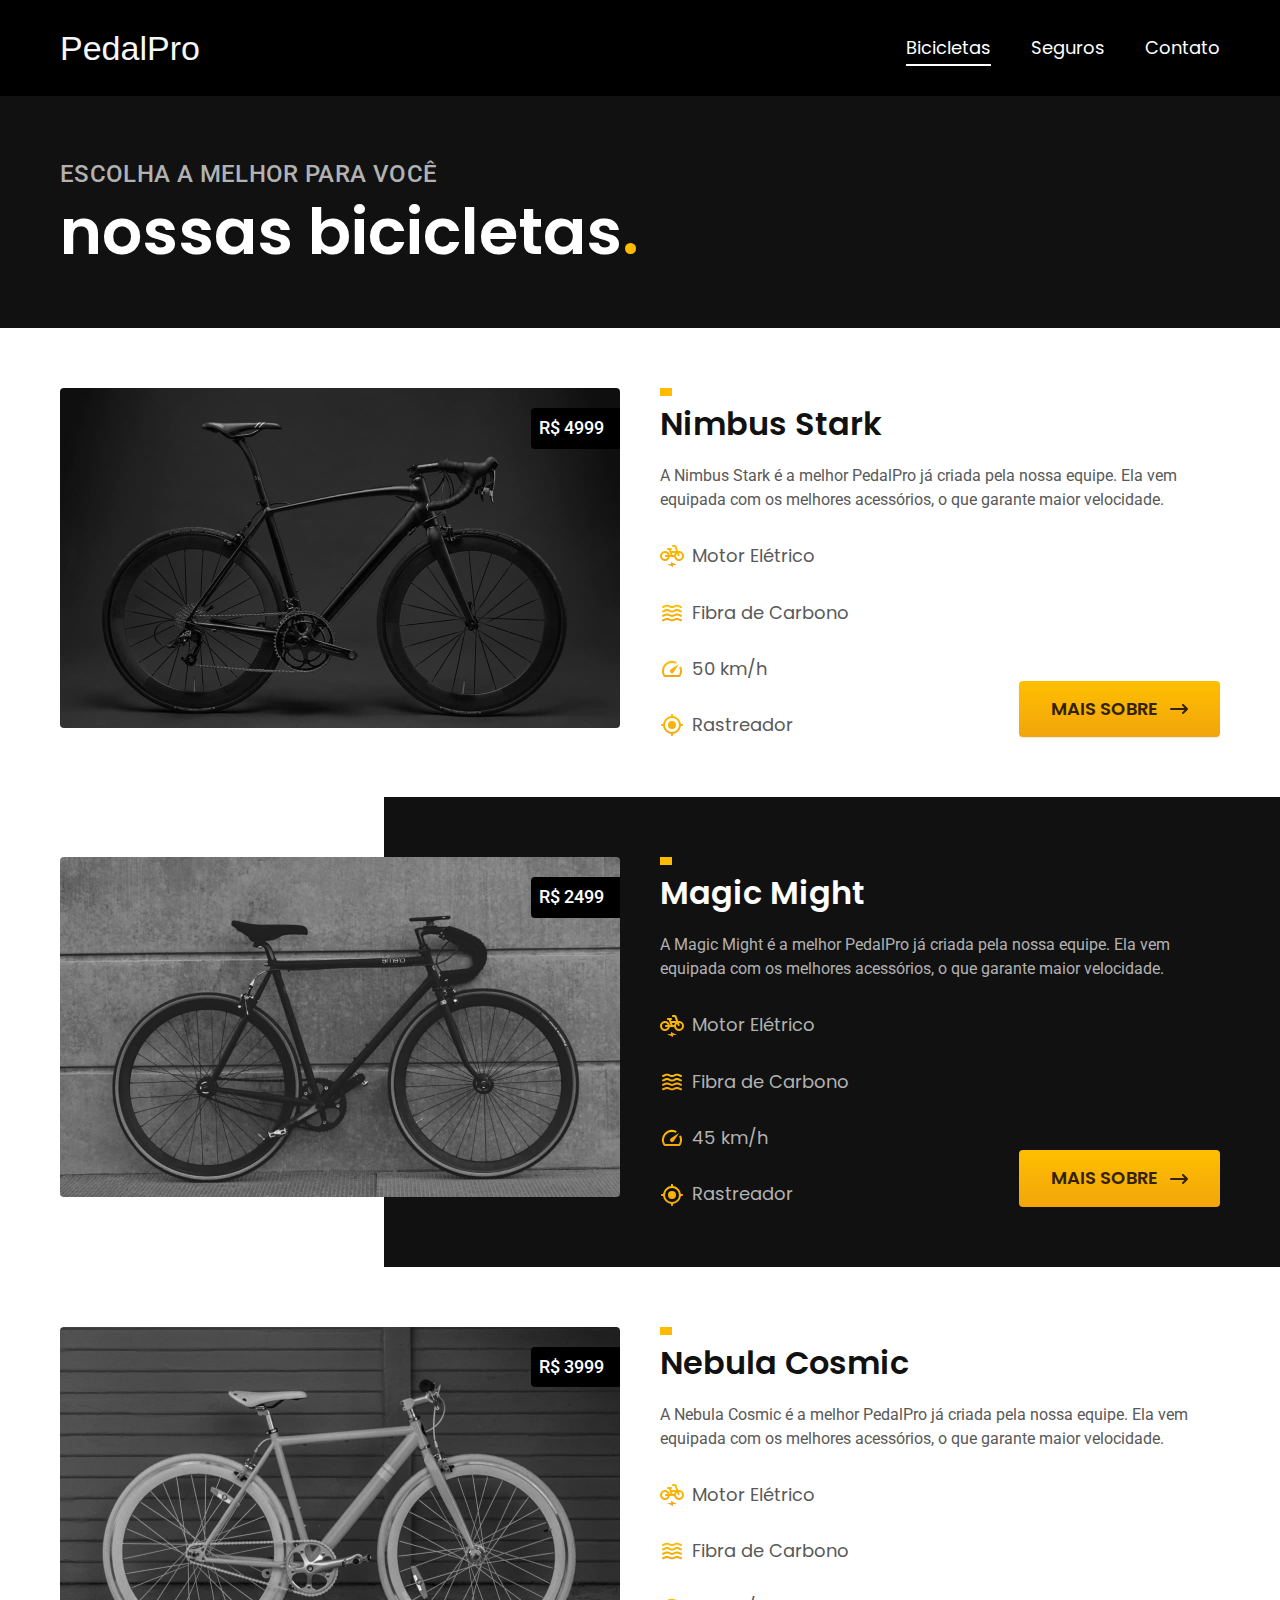
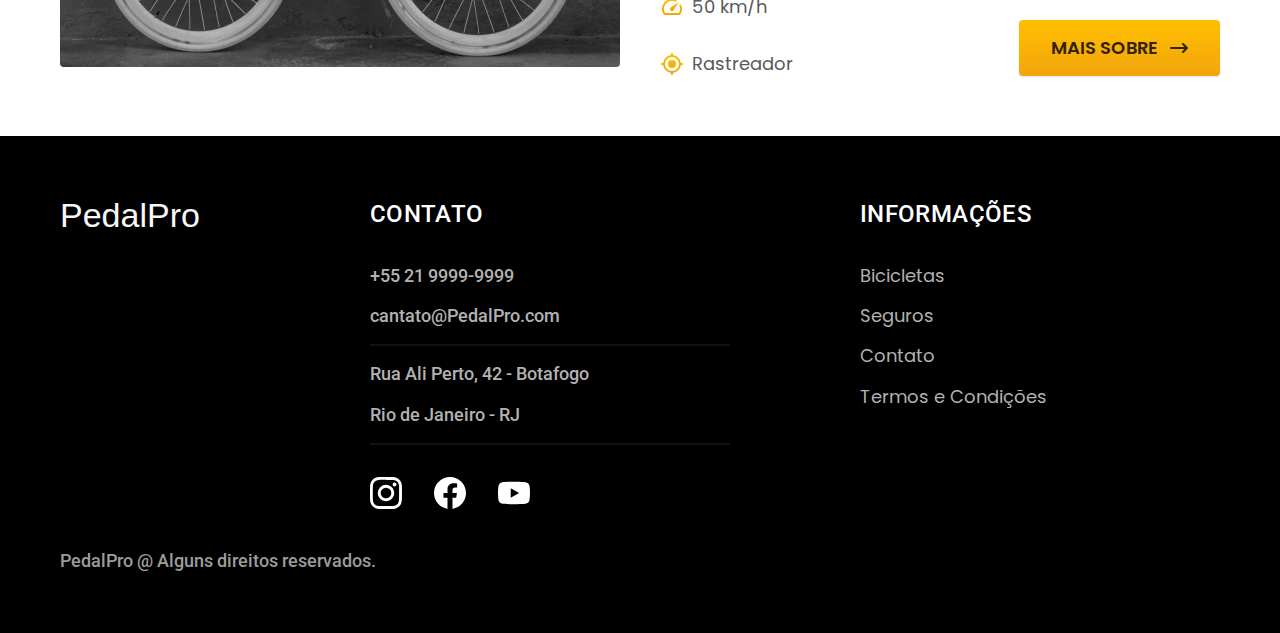
<file: bicicletas.html>
<!DOCTYPE html>
<html lang="pt-br">

<head>
    <meta charset="UTF-8">
    <meta name="viewport" content="width=device-width, initial-scale=1.0">

    <title>Biciletas | PedalPro</title>
    <meta name="description" content="Biciletas">

    <link rel="icon" href="./favicon.svg" type="image/svg+xml">
    <link rel="preload" href="./css/style.min.css" as="style">
    <link rel="stylesheet" href="./css/style.min.css">
    <link rel="preconnect" href="https://fonts.googleapis.com">
    <link rel="preconnect" href="https://fonts.gstatic.com" crossorigin>
    <link href="https://fonts.googleapis.com/css2?family=Merriweather:ital,wght@1,900&family=Poppins:wght@400;600&family=Roboto:wght@500&display=swap" rel="stylesheet">

    <script>document.documentElement.classList.add('js');</script>
</head>

<body id="bicicletas">
    <header class="header-bg">
        <div class="header container">
            <a href="./" style="font-size: 34px;" class="cor-1">PedalPro</a>

            <nav aria-label="primaria">
                <ul class="header-menu font-1-m cor-0">
                    <li><a href="./bicicletas.html">Bicicletas</a></li>
                    <li><a href="./seguros.html">Seguros</a></li>
                    <li><a href="./contato.html">Contato</a></li>
                </ul>
            </nav>
        </div>
    </header>

    <main>
        <div class="titulo-bg">
            <div class="titulo container">
                <p class="font-2-l-b cor-5">Escolha a melhor para você</p>
                <h1 class="font-1-xxl cor-0">nossas bicicletas<span class="cor-p1">.</span></h1>
            </div>
        </div>


        <div class="bicicletas container">
            <div class="bicicletas-imagem">
                <img src="./img/bicicletas/nimbus.jpg" alt="Bicicleta Preta">
                <span class="font-2-m cor-0">R$ 4999</span>
            </div>
            <div class="bicicletas-conteudo">
                <h2 class="font-1-xl">Nimbus Stark</h2>
                <p class="font-2-s cor-8">A Nimbus Stark é a melhor PedalPro já criada pela nossa equipe. Ela vem equipada com os melhores acessórios, o que garante maior velocidade.</p>
                <ul class="font-1-m cor-8">
                    <li><img src="./img/icones/eletrica.svg" alt="">Motor Elétrico</li>
                    <li><img src="./img/icones/carbono.svg" alt="">Fibra de Carbono</li>
                    <li><img src="./img/icones/velocidade.svg" alt="">50 km/h</li>
                    <li><img src="./img/icones/rastreador.svg" alt="">Rastreador</li>
                </ul>
                <a class="botao seta" href="./bicicletas/nimbus.html">Mais Sobre</a>
            </div>
        </div>

        <div class="bicicletas-bg">
            <div class="bicicletas container">
                <div class="bicicletas-imagem">
                    <img src="./img/bicicletas/magic.jpg" alt="Bicicleta Preta">
                    <span class="font-2-m cor-0">R$ 2499</span>
                </div>
                <div class="bicicletas-conteudo">
                    <h2 class="font-1-xl cor-0">Magic Might</h2>
                    <p class="font-2-s cor-5">A Magic Might é a melhor PedalPro já criada pela nossa equipe. Ela vem equipada com os melhores acessórios, o que garante maior velocidade.</p>
                    <ul class="font-1-m cor-5">
                        <li><img src="./img/icones/eletrica.svg" alt="">Motor Elétrico</li>
                        <li><img src="./img/icones/carbono.svg" alt="">Fibra de Carbono</li>
                        <li><img src="./img/icones/velocidade.svg" alt="">45 km/h</li>
                        <li><img src="./img/icones/rastreador.svg" alt="">Rastreador</li>
                    </ul>
                    <a class="botao seta" href="./bicicletas/magic.html">Mais Sobre</a>
                </div>
            </div>
        </div>


        <div class="bicicletas container">
            <div class="bicicletas-imagem">
                <img src="./img/bicicletas/nebula.jpg" alt="Bicicleta Preta">
                <span class="font-2-m cor-0">R$ 3999</span>
            </div>
            <div class="bicicletas-conteudo">
                <h2 class="font-1-xl">Nebula Cosmic</h2>
                <p class="font-2-s cor-8">A Nebula Cosmic é a melhor PedalPro já criada pela nossa equipe. Ela vem equipada com os melhores acessórios, o que garante maior velocidade.</p>
                <ul class="font-1-m cor-8">
                    <li><img src="./img/icones/eletrica.svg" alt="">Motor Elétrico</li>
                    <li><img src="./img/icones/carbono.svg" alt="">Fibra de Carbono</li>
                    <li><img src="./img/icones/velocidade.svg" alt="">50 km/h</li>
                    <li><img src="./img/icones/rastreador.svg" alt="">Rastreador</li>
                </ul>
                <a class="botao seta" href="./bicicletas/nebula.html">Mais Sobre</a>
            </div>
        </div>
    </main>

    <footer class="footer-bg">
        <div class="footer container">
            <a href="./" style="font-size: 34px;" class="cor-1">PedalPro</a>

            <div class="footer-contato">
                <h3 class="font-2-l-b cor-0">Contato</h3>
                <ul class="font-2-m cor-5">
                    <li><a href="tel:+5521999999999">+55 21 9999-9999</a></li>
                    <li><a href="mailto:contato@bikecraft.com">cantato@PedalPro.com</a></li>
                    <li>Rua Ali Perto, 42 - Botafogo</li>
                    <li>Rio de Janeiro - RJ</li>
                </ul>
                <div class="footer-redes">
                    <a href="./">
                        <img src="./img/redes/instagram.svg" alt="Instagram">
                    </a>
                    <a href="./">
                        <img src="./img/redes/facebook.svg" alt="Facebook">
                    </a>
                    <a href="./">
                        <img src="./img/redes/youtube.svg" alt="Youtube">
                    </a>
                </div>
            </div>

            <div class="footer-informacoes">
                <h3 class="font-2-l-b cor-0">Informações</h3>
                <nav>
                    <ul class="font-1-m cor-5">
                        <li><a href="./bicicletas.html">Bicicletas</a></li>
                        <li><a href="./seguros.html">Seguros</a></li>
                        <li><a href="./contato.html">Contato</a></li>
                        <li><a href="./termos.html">Termos e Condições</a></li>

                    </ul>
                </nav>
            </div>
            <p class="footer-copy font-2-m cor-6">PedalPro @ Alguns direitos reservados.</p>
        </div>
    </footer>
    <script src="./js/script.js"></script>
</body>

</html>
</file>
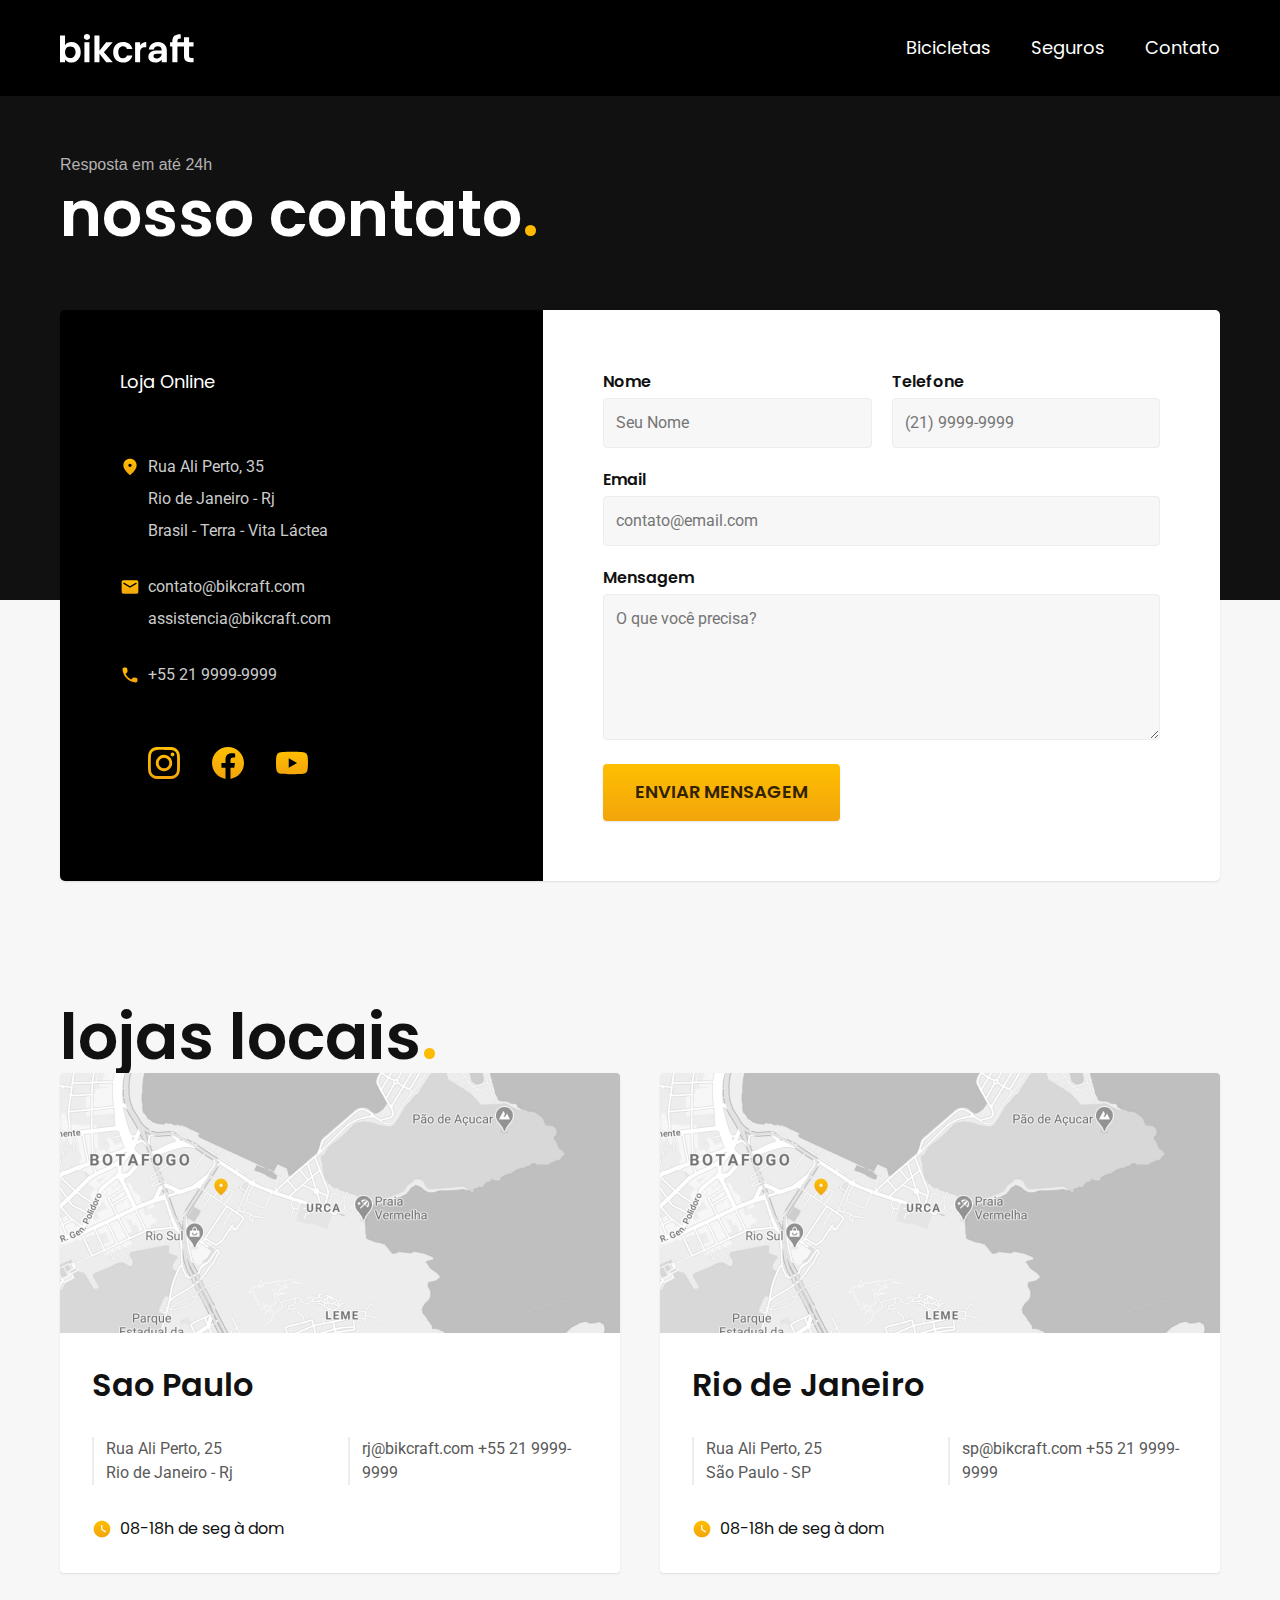
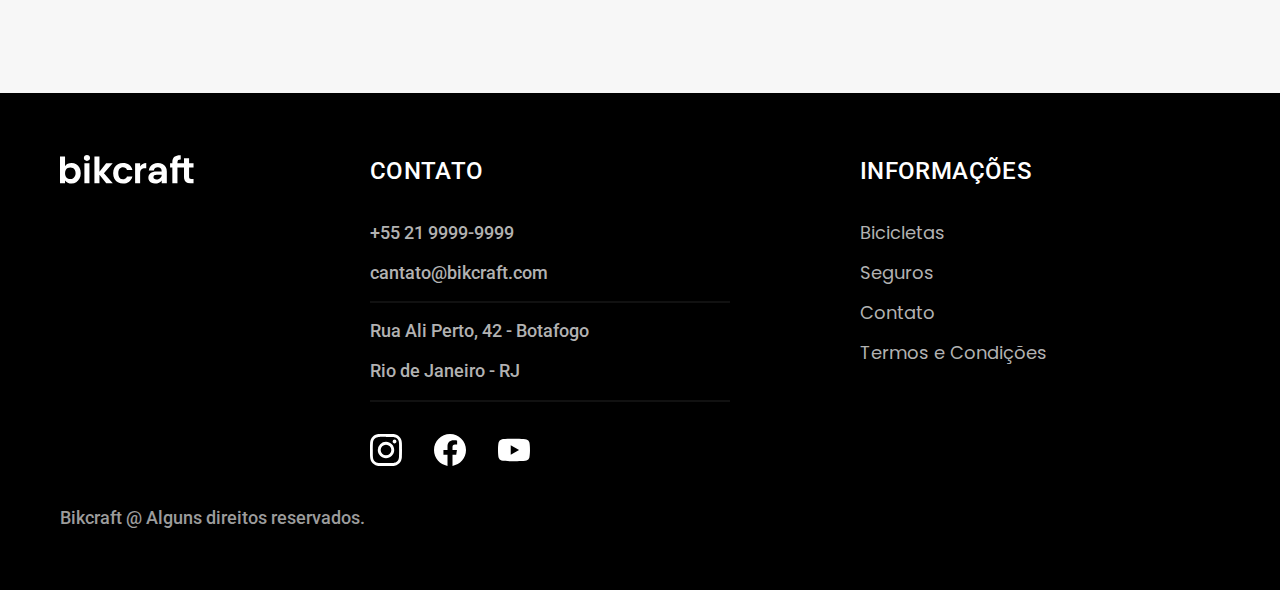
<file: contato.html>
<!DOCTYPE html>
<html lang="pt-br">

<head>
  <meta charset="UTF-8">
  <meta name="viewport" content="width=device-width, initial-scale=1.0">

  <title>Contato | Bikcraft</title>
  <meta name="description" content="Contato">

  <link rel="stylesheet" href="./css/style.css">
  <link rel="preconnect" href="https://fonts.googleapis.com">
  <link rel="preconnect" href="https://fonts.gstatic.com" crossorigin>
  <link href="https://fonts.googleapis.com/css2?family=Merriweather:ital,wght@1,900&family=Poppins:wght@400;600&family=Roboto:wght@500&display=swap" rel="stylesheet">
</head>

<body id="contato">
  <header class="header-bg">
    <div class="header container">
      <a href="./">
        <img src="./img/bikcraft.svg" alt="Bikcraft">
      </a>

      <nav aria-label="primaria">
        <ul class="header-menu font-1-m cor-0">
          <li><a href="./bicicletas.html">Bicicletas</a></li>
          <li><a href="./seguros.html">Seguros</a></li>
          <li><a href="./contato.html">Contato</a></li>
        </ul>
      </nav>
    </div>
  </header>

  <main>
    <div class="titulo-bg">
      <div class="titulo container">
        <p class="font-2-1-b cor-5">Resposta em até 24h</p>
        <h1 class="font-1-xxl cor-0">nosso contato<span class="cor-p1">.</span></h1>
      </div>
    </div>

    <div class="contato container">
      <section class="contato-dados" aria-label="Endereço">
        <h2 class="font-1-m cor-0">Loja Online</h2>
        <div class="contato-endereco font-2-s cor-4">
          <p>Rua Ali Perto, 35</p>
          <p>Rio de Janeiro - Rj</p>
          <p>Brasil - Terra - Vita Láctea</p>
        </div>
        <address class="contato-meios font-2-s cor-4">
          <a href="mailto:contato@bikcraft.com">contato@bikcraft.com</a>
          <a href="mailto:assistencia@bikcraft.com">assistencia@bikcraft.com</a>
          <a href="tel:+5521999999999">+55 21 9999-9999</a>
        </address>
        <div class="contato-redes">
          <a href="./">
            <img src="./img/redes/instagram-p.svg" alt="Instagram">
          </a>
          <a href="./">
            <img src="./img/redes/facebook-p.svg" alt="Facebook">
          </a>
          <a href="./">
            <img src="./img/redes/youtube-p.svg" alt="Youtube">
          </a>
        </div>
      </section>
      <section class="contato-formulario" aria-label="Formulário">
        <form class="form" action="./contato.html">
          <div>
            <label for="nome">Nome</label>
            <input type="text" id="nome" name="nome" placeholder="Seu Nome">
          </div>
          <div>
            <label for="telefone">Telefone</label>
            <input type="text" id="telefone" name="telefone" placeholder="(21) 9999-9999">
          </div>
          <div class="col-2 ">
            <label for="email">Email</label>
            <input type="email" id="email" name="email" placeholder="contato@email.com">
          </div>
          <div class="col-2">
            <label for=" mensagem">Mensagem</label>
            <textarea name="mensagem" id="mensagem" rows="5" placeholder="O que você precisa?"></textarea>
          </div>
          <button class="botao col-2">Enviar Mensagem</button>
        </form>
      </section>
    </div>

  </main>
  <article class="lojas container">
    <h2 class="font-1-xxl">lojas locais<span class="cor-p1">.</span></h2>
    <div class="lojas-item">
      <img src="./img/lojas/rj.jpg" alt="">
      <div class="lojas-conteudo">
        <h3 class="font-1-xl">Sao Paulo</h3>
        <div class="lojas-dados font-2-s cor-8">
          <p>Rua Ali Perto, 25</p>
          <p>Rio de Janeiro - Rj</p>
        </div>
        <div class="lojas-dados font-2-s cor-8">
          <a href="mailto:rj@bikcraft.com">rj@bikcraft.com</a>
          <a href="tel:+5521999999999">+55 21 9999-9999</a>
        </div>
        <p class="lojas-tempo font-1-s"><img src="./img/icones/horario.svg" alt="">08-18h de seg à dom</p>
      </div>
    </div>

    <div class="lojas-item">
      <img src="./img/lojas/rj.jpg" alt="">
      <div class="lojas-conteudo">
        <h3 class="font-1-xl">Rio de Janeiro</h3>
        <div class="lojas-dados font-2-s cor-8">
          <p>Rua Ali Perto, 25</p>
          <p>São Paulo - SP</p>
        </div>
        <div class="lojas-dados font-2-s cor-8">
          <a href="mailto:sp@bikcraft.com">sp@bikcraft.com</a>
          <a href="tel:+5511999999999">+55 21 9999-9999</a>
        </div>
        <p class="lojas-tempo font-1-s"><img src="./img/icones/horario.svg" alt="">08-18h de seg à dom</p>
      </div>
    </div>
  </article>

  <footer class="footer-bg">
    <div class="footer container">
      <img src="./img/bikcraft.svg" alt="Bikcraft">
      <div class="footer-contato">
        <h3 class="font-2-l-b cor-0">Contato</h3>
        <ul class="font-2-m cor-5">
          <li><a href="tel:+5521999999999">+55 21 9999-9999</a></li>
          <li><a href="mailto:contato@bikecraft.com">cantato@bikcraft.com</a></li>
          <li>Rua Ali Perto, 42 - Botafogo</li>
          <li>Rio de Janeiro - RJ</li>
        </ul>
        <div class="footer-redes">
          <a href="./">
            <img src="./img/redes/instagram.svg" alt="Instagram">
          </a>
          <a href="./">
            <img src="./img/redes/facebook.svg" alt="Facebook">
          </a>
          <a href="./">
            <img src="./img/redes/youtube.svg" alt="Youtube">
          </a>
        </div>
      </div>

      <div class="footer-informacoes">
        <h3 class="font-2-l-b cor-0">Informações</h3>
        <nav>
          <ul class="font-1-m cor-5">
            <li><a href="./bicicletas.html">Bicicletas</a></li>
            <li><a href="./seguros.html">Seguros</a></li>
            <li><a href="./contato.html">Contato</a></li>
            <li><a href="./termos.html">Termos e Condições</a></li>

          </ul>
        </nav>
      </div>
      <p class="footer-copy font-2-m cor-6">Bikcraft @ Alguns direitos reservados.</p>
    </div>
  </footer>
</body>

</html>
</file>
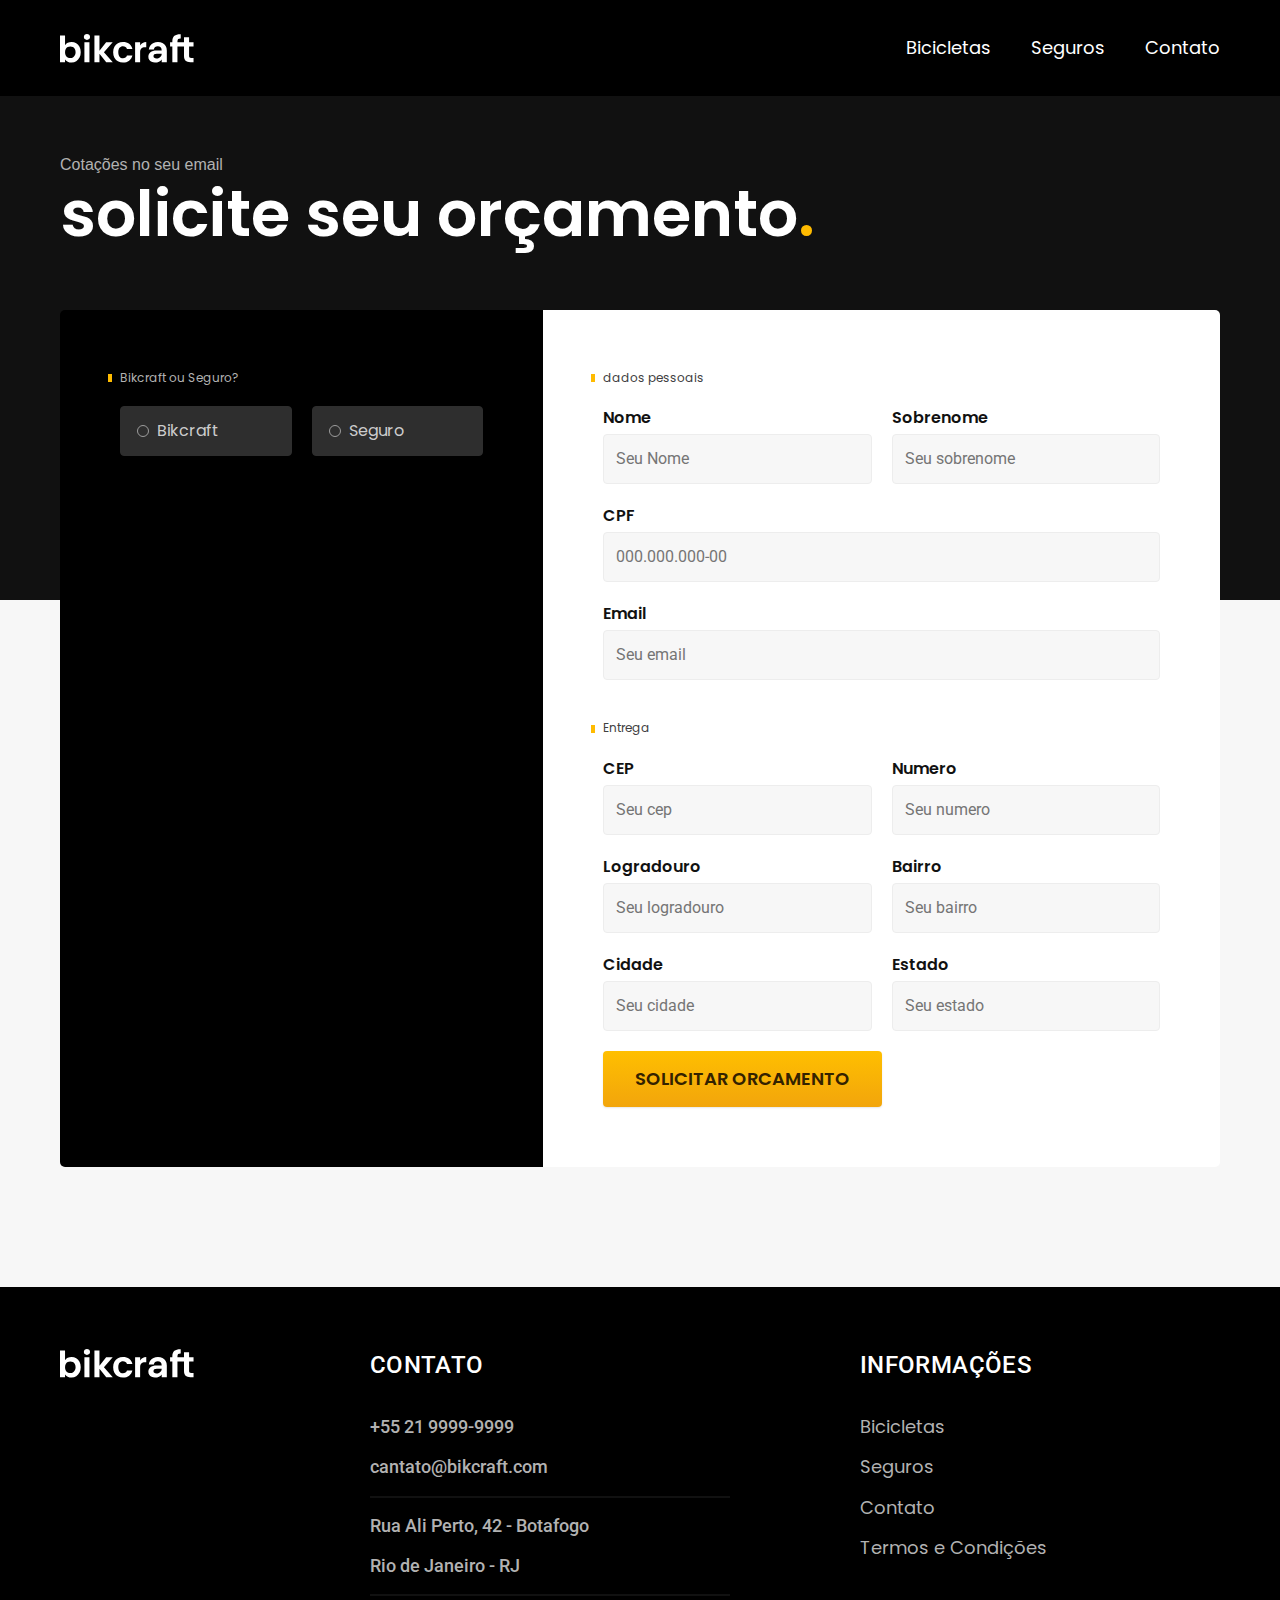
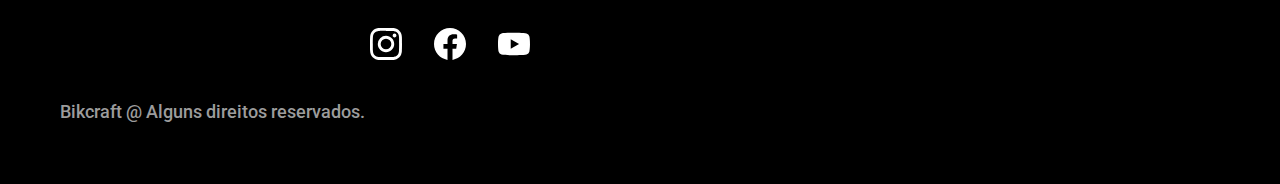
<file: orcamento.html>
<!DOCTYPE html>
<html lang="pt-br">

<head>
  <meta charset="UTF-8">
  <meta name="viewport" content="width=device-width, initial-scale=1.0">

  <title>Orcamento | Bikcraft</title>
  <meta name="description" content="Orcamento">

  <link rel="icon" href="./favicon.svg" type="image/svg+xml">
  <link rel="preload" href="./css/style.min.css" as="style">
  <link rel="stylesheet" href="./css/style.min.css">
  <link rel="preconnect" href="https://fonts.googleapis.com">
  <link rel="preconnect" href="https://fonts.gstatic.com" crossorigin>
  <link href="https://fonts.googleapis.com/css2?family=Merriweather:ital,wght@1,900&family=Poppins:wght@400;600&family=Roboto:wght@500&display=swap" rel="stylesheet">

  <script>document.documentElement.classList.add('js');</script>
</head>

<body id="orcamento">
  <header class="header-bg">
    <div class="header container">
      <a href="./">
        <img src="./img/bikcraft.svg" alt="Bikcraft">
      </a>

      <nav aria-label="primaria">
        <ul class="header-menu font-1-m cor-0">
          <li><a href="./bicicletas.html">Bicicletas</a></li>
          <li><a href="./seguros.html">Seguros</a></li>
          <li><a href="./contato.html">Contato</a></li>
        </ul>
      </nav>
    </div>
  </header>

  <main>
    <div class="titulo-bg">
      <div class="titulo container">
        <p class="font-2-1-b cor-5">Cotações no seu email</p>
        <h1 class="font-1-xxl cor-0">solicite seu orçamento<span class="cor-p1">.</span></h1>
      </div>
    </div>

    <form class="orcamento container" action="">
      <div class="orcamento-produto">
        <h2 class="font-1-xs cor-5">Bikcraft ou Seguro?</h2>
        <input type="radio" name="tipo" value="bikcraft" id="bikcraft">
        <label for="bikcraft">Bikcraft</label>

        <input type="radio" name="tipo" value="seguro" id="seguro">
        <label for="seguro">Seguro</label>

        <div class="orcamento-conteudo" id="orcamento-bikcraft">
          <h2 class="font-1-xs cor-5">Escolha a sua</h2>
          <input type="radio" name="produto" value="nimbus" id="nimbus">
          <label for="nimbus">Nimbus Stark <span>R$ 4999</span></label>
          <div class="orcamento-detalhes">
            <ul class="font-1-xs cor-8">
              <li><img src="./img/icones/eletrica.svg" alt="">Motor Elétrico</li>
              <li><img src="./img/icones/carbono.svg" alt="">Fibra de Carbono</li>
              <li><img src="./img/icones/velocidade.svg" alt="">50 km/h</li>
              <li><img src="./img/icones/rastreador.svg" alt="">Rastreador</li>
            </ul>
            <img src="./img/bicicletas/nimbus.jpg" alt="">
          </div>
          <input type="radio" name="produto" value="magic" id="magic">
          <label for="magic">Magic Might <span>R$ 2499</span></label>
          <div class="orcamento-detalhes">
            <ul class="font-1-xs cor-8">
              <li><img src="./img/icones/eletrica.svg" alt="">Motor Elétrico</li>
              <li><img src="./img/icones/carbono.svg" alt="">Fibra de Carbono</li>
              <li><img src="./img/icones/velocidade.svg" alt="">45 km/h</li>
              <li><img src="./img/icones/rastreador.svg" alt="">Rastreador</li>
            </ul>
            <img src="./img/bicicletas/magic.jpg" alt="">
          </div>
          <input type="radio" name="produto" value="nebula" id="nebula">
          <label for="nebula">Nebula Cosmic <span>R$ 3999</span></label>
          <div class="orcamento-detalhes">
            <ul class="font-1-xs cor-8">
              <li><img src="./img/icones/eletrica.svg" alt="">Motor Elétrico</li>
              <li><img src="./img/icones/carbono.svg" alt="">Fibra de Carbono</li>
              <li><img src="./img/icones/velocidade.svg" alt="">40 km/h</li>
              <li><img src="./img/icones/rastreador.svg" alt="">Rastreador</li>
            </ul>
            <img src="./img/bicicletas/nebula.jpg" alt="">
          </div>
        </div>

        <div class="orcamento-conteudo" id="orcamento-seguro">
          <h2 class="font-1-xs cor-5">Escolha o Plano</h2>
          <input type="radio" name="produto" value="prata" id="prata">
          <label for="prata">Prata <span>R$ 199</span></label>

          <input type="radio" name="produto" value="ouro" id="ouro">
          <label for="ouro">Ouro <span>R$ 299</span></label>
        </div>
      </div>

      <div class="orcamento-dados form">
        <h2 class="font-1-xs cor-9 col-2">dados pessoais</h2>
        <div>
          <label for="nome">Nome</label>
          <input type="text" id="nome" name="nome" placeholder="Seu Nome">
        </div>
        <div>
          <label for="sobrenome">Sobrenome</label>
          <input type="text" id="sobrenome" name="sobrenome" placeholder="Seu sobrenome">
        </div>
        <div class="col-2">
          <label for="cpf">CPF</label>
          <input type="text" id="cpf" name="cpf" placeholder="000.000.000-00">
        </div>
        <div class="col-2">
          <label for="email">Email</label>
          <input type="email" id="email" name="email" placeholder="Seu email">
        </div>
        <h2 class="font-1-xs cor-9 col-2">Entrega</h2>
        <div>
          <label for="cep">CEP</label>
          <input type="text" id="cep" name="cep" placeholder="Seu cep">
        </div>
        <div>
          <label for="numero">Numero</label>
          <input type="text" id="numero" name="numero" placeholder="Seu numero">
        </div>
        <div>
          <label for="logradouro">Logradouro</label>
          <input type="text" id="logradouro" name="logradouro" placeholder="Seu logradouro">
        </div>
        <div>
          <label for="bairro">Bairro</label>
          <input type="text" id="bairro" name="bairro" placeholder="Seu bairro">
        </div>
        <div>
          <label for="cidade">Cidade</label>
          <input type="text" id="cidade" name="cidade" placeholder="Seu cidade">
        </div>
        <div>
          <label for="estado">Estado</label>
          <input type="text" id="estado" name="estado" placeholder="Seu estado">
        </div>
        <button class="botao col-2">Solicitar orcamento</button>
      </div>

    </form>

  </main>



  <footer class="footer-bg">
    <div class="footer container">
      <img src="./img/bikcraft.svg" alt="Bikcraft">
      <div class="footer-contato">
        <h3 class="font-2-l-b cor-0">Contato</h3>
        <ul class="font-2-m cor-5">
          <li><a href="tel:+5521999999999">+55 21 9999-9999</a></li>
          <li><a href="mailto:contato@bikecraft.com">cantato@bikcraft.com</a></li>
          <li>Rua Ali Perto, 42 - Botafogo</li>
          <li>Rio de Janeiro - RJ</li>
        </ul>
        <div class="footer-redes">
          <a href="./">
            <img src="./img/redes/instagram.svg" alt="Instagram">
          </a>
          <a href="./">
            <img src="./img/redes/facebook.svg" alt="Facebook">
          </a>
          <a href="./">
            <img src="./img/redes/youtube.svg" alt="Youtube">
          </a>
        </div>
      </div>

      <div class="footer-informacoes">
        <h3 class="font-2-l-b cor-0">Informações</h3>
        <nav>
          <ul class="font-1-m cor-5">
            <li><a href="./bicicletas.html">Bicicletas</a></li>
            <li><a href="./seguros.html">Seguros</a></li>
            <li><a href="./contato.html">Contato</a></li>
            <li><a href="./termos.html">Termos e Condições</a></li>

          </ul>
        </nav>
      </div>
      <p class="footer-copy font-2-m cor-6">Bikcraft @ Alguns direitos reservados.</p>
    </div>
  </footer>
  <script src="./js/script.js"></script>
</body>

</html>
</file>
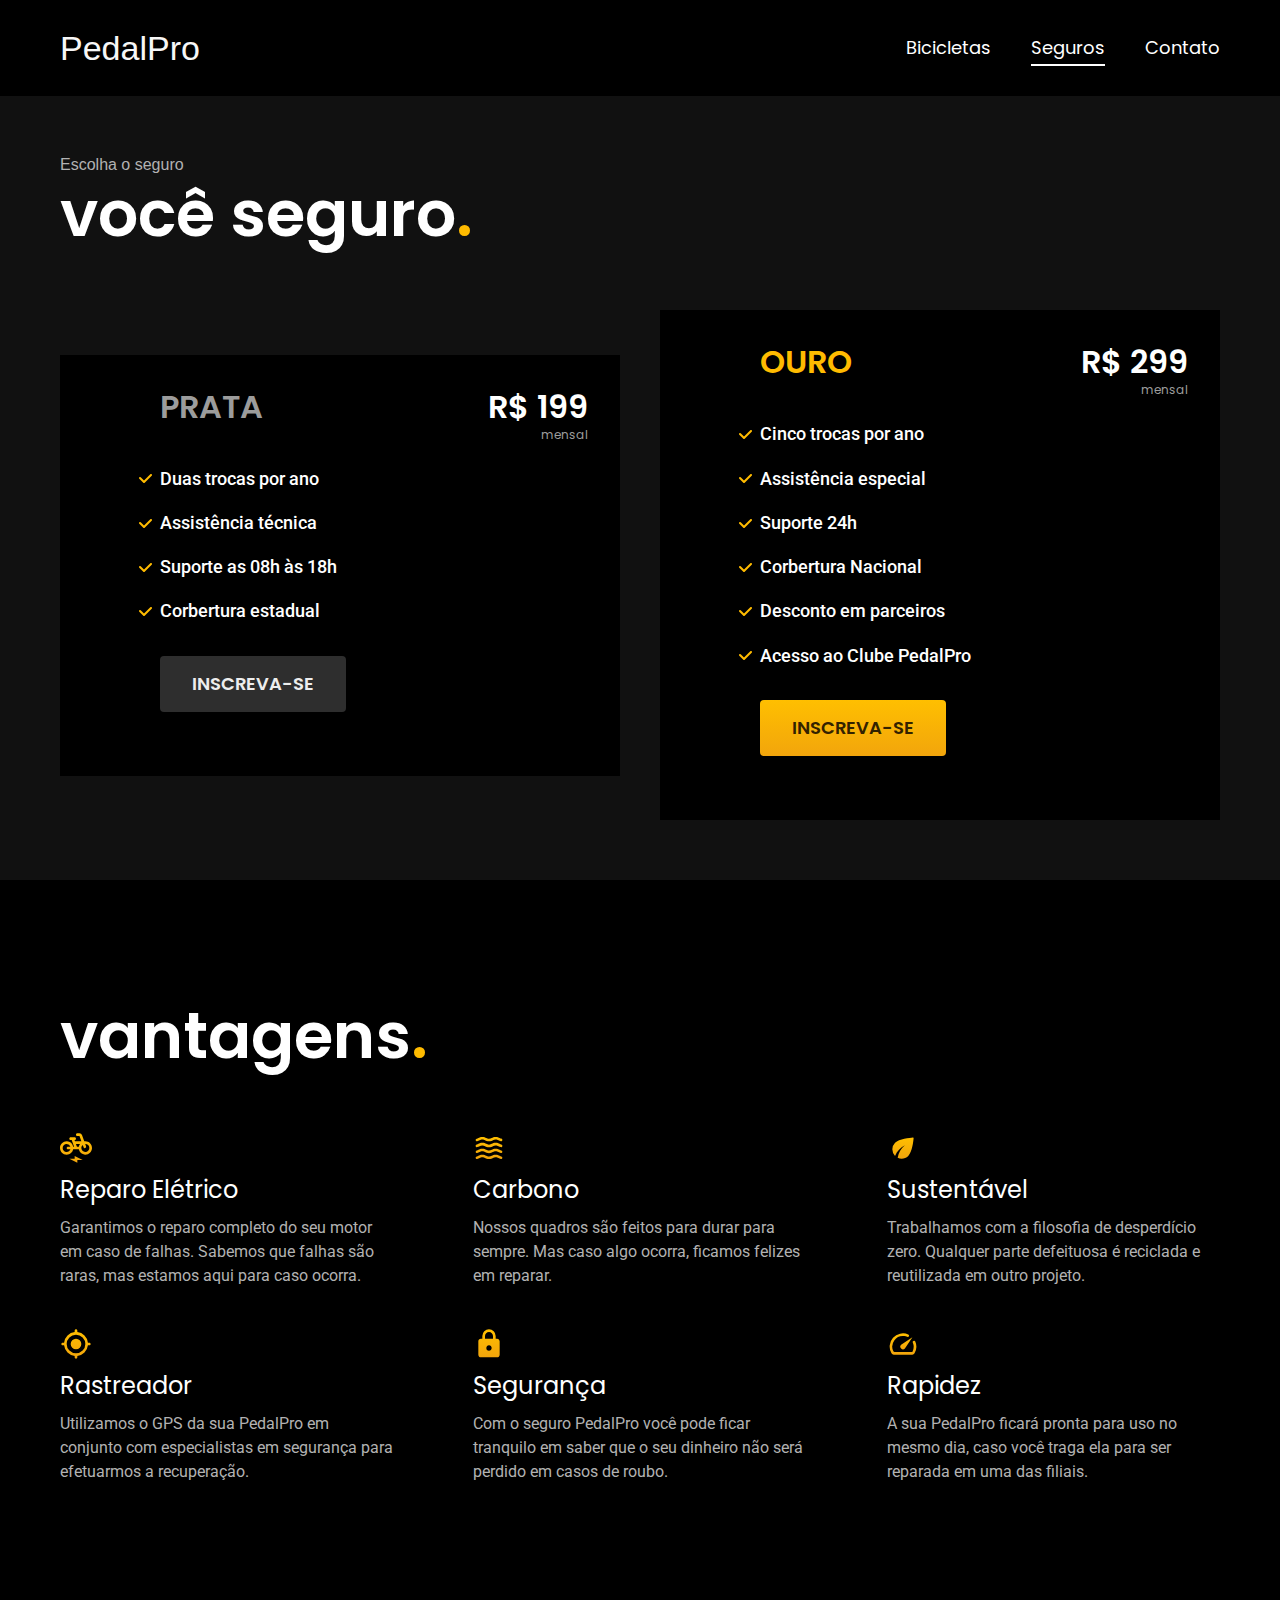
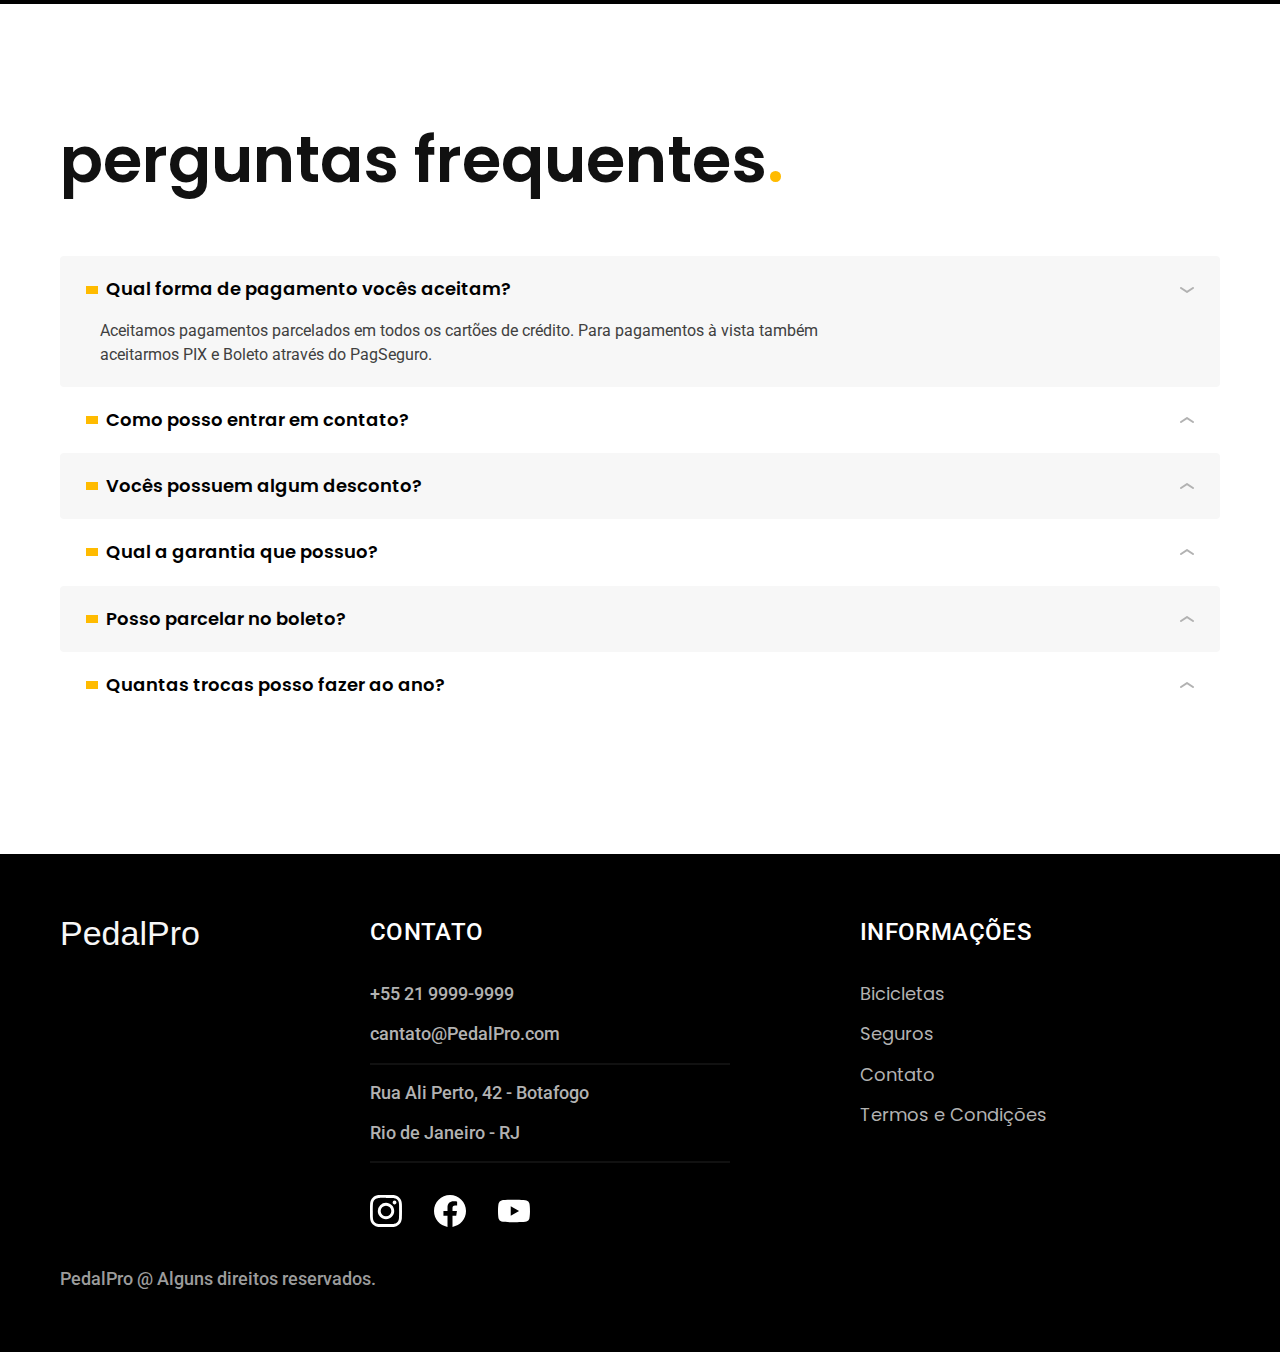
<file: seguros.html>
<!DOCTYPE html>
<html lang="pt-br">

<head>
    <meta charset="UTF-8">
    <meta name="viewport" content="width=device-width, initial-scale=1.0">

    <title>Seguros | PedalPro</title>
    <meta name="description" content="Seguros">

    <link rel="icon" href="./favicon.svg" type="image/svg+xml">
    <link rel="preload" href="./css/style.min.css" as="style">
    <link rel="stylesheet" href="./css/style.min.css">
    <link rel="preconnect" href="https://fonts.googleapis.com">
    <link rel="preconnect" href="https://fonts.gstatic.com" crossorigin>
    <link href="https://fonts.googleapis.com/css2?family=Merriweather:ital,wght@1,900&family=Poppins:wght@400;600&family=Roboto:wght@500&display=swap" rel="stylesheet">

    <script>document.documentElement.classList.add('js');</script>
</head>

<body id="seguros">
    <header class="header-bg">
        <div class="header container">
            <a href="./" style="font-size: 34px;" class="cor-1">PedalPro</a>

            <nav aria-label="primaria">
                <ul class="header-menu font-1-m cor-0">
                    <li><a href="./bicicletas.html">Bicicletas</a></li>
                    <li><a href="./seguros.html">Seguros</a></li>
                    <li><a href="./contato.html">Contato</a></li>
                </ul>
            </nav>
        </div>
    </header>

    <main class="seguros-bg">
        <div class="titulo-bg">
            <div class="titulo container">
                <p class="font-2-1-b cor-5">Escolha o seguro</p>
                <h1 class="font-1-xxl cor-0">você seguro<span class="cor-p1">.</span></h1>
            </div>
        </div>

        <div class="seguros container">
            <div class="seguros-item">
                <h3 class="font-1-xl cor-6">PRATA</h3>
                <span class="font-1-xl cor-0">R$ 199 <span class="font-1-xs cor-6">mensal</span></span>
                <ul class="font-2-m cor-0">
                    <li>Duas trocas por ano</li>
                    <li>Assistência técnica</li>
                    <li>Suporte as 08h às 18h</li>
                    <li>Corbertura estadual</li>
                </ul>
                <a class="botao secundario" href="./orcamento.html?tipo=seguro&produto=prata">Inscreva-se</a>
            </div>

            <div class="seguros-item">
                <h3 class="font-1-xl cor-p1">OURO</h3>
                <span class="font-1-xl cor-0">R$ 299 <span class="font-1-xs cor-6">mensal</span></span>
                <ul class="font-2-m cor-0">
                    <li>Cinco trocas por ano</li>
                    <li>Assistência especial</li>
                    <li>Suporte 24h</li>
                    <li>Corbertura Nacional</li>
                    <li>Desconto em parceiros</li>
                    <li>Acesso ao Clube PedalPro</li>
                </ul>
                <a class="botao" href="./orcamento.html?tipo=seguro&produto=ouro">Inscreva-se</a>
            </div>
        </div>
    </main>

    <article class="vantagens-bg">
        <div class="vantagens container">
            <h2 class="font-1-xxl cor-0">vantagens<span class="cor-p1">.</span></h2>
            <ul>
                <li>
                    <img src="./img/icones/eletrica.svg" alt="">
                    <h3 class="font-1-l cor-0">Reparo Elétrico</h3>
                    <p class="font-2-s cor-5">Garantimos o reparo completo do seu motor em caso de falhas. Sabemos que falhas são raras, mas estamos aqui para caso ocorra.</p>
                </li>
                <li>
                    <img src="./img/icones/carbono.svg" alt="">
                    <h3 class="font-1-l cor-0">Carbono</h3>
                    <p class="font-2-s cor-5">Nossos quadros são feitos para durar para sempre. Mas caso algo ocorra, ficamos felizes em reparar.</p>
                </li>
                <li>
                    <img src="./img/icones/sustentavel.svg" alt="">
                    <h3 class="font-1-l cor-0">Sustentável</h3>
                    <p class="font-2-s cor-5">Trabalhamos com a filosofia de desperdício zero. Qualquer parte defeituosa é reciclada e reutilizada em outro projeto.</p>
                </li>
                <li>
                    <img src="./img/icones/rastreador.svg" alt="">
                    <h3 class="font-1-l cor-0">Rastreador</h3>
                    <p class="font-2-s cor-5">Utilizamos o GPS da sua PedalPro em conjunto com especialistas em segurança para efetuarmos a recuperação.</p>
                </li>
                <li>
                    <img src="./img/icones/seguro.svg" alt="">
                    <h3 class="font-1-l cor-0">Segurança</h3>
                    <p class="font-2-s cor-5">Com o seguro PedalPro você pode ficar tranquilo em saber que o seu dinheiro não será perdido em casos de roubo.</p>
                </li>
                <li>
                    <img src="./img/icones/velocidade.svg" alt="">
                    <h3 class="font-1-l cor-0">Rapidez</h3>
                    <p class="font-2-s cor-5">A sua PedalPro ficará pronta para uso no mesmo dia, caso você traga ela para ser reparada em uma das filiais.</p>
                </li>
            </ul>
        </div>
    </article>

    <article class="perguntas container">
        <h2 class="font-1-xxl">perguntas frequentes<span class="cor-p1">.</span></h2>
        <dl>
            <div>
                <dt><button class="font-1-m-b " aria-controls="pergunta1" aria-expanded="true">Qual forma de pagamento vocês aceitam?</button></dt>
                <dd class="font-2-s cor-9 ativa" id="pergunta1">Aceitamos pagamentos parcelados em todos os cartões de crédito. Para pagamentos à vista também aceitarmos PIX e Boleto através do PagSeguro.</dd>
            </div>
            <div>
                <dt class="font-1-m-b "><button class="font-1-m-b " aria-controls="pergunta2" aria-expanded="false">Como posso entrar em contato?</button></dt>
                <dd class="font-2-s cor-9" id="pergunta2">Aceitamos pagamentos parcelados em todos os cartões de crédito. Para pagamentos à vista também aceitarmos PIX e Boleto através do PagSeguro.</dd>
            </div>
            <div>
                <dt class="font-1-m-b "><button class="font-1-m-b " aria-controls="pergunta3" aria-expanded="false">Vocês possuem algum desconto?</button></dt>
                <dd class="font-2-s cor-9" id="pergunta3">Aceitamos pagamentos parcelados em todos os cartões de crédito. Para pagamentos à vista também aceitarmos PIX e Boleto através do PagSeguro.</dd>
            </div>
            <div>
                <dt class="font-1-m-b "><button class="font-1-m-b " aria-controls="pergunta4" aria-expanded="false">Qual a garantia que possuo?</button></dt>
                <dd class="font-2-s cor-9 " id="pergunta4">Aceitamos pagamentos parcelados em todos os cartões de crédito. Para pagamentos à vista também aceitarmos PIX e Boleto através do PagSeguro.</dd>
            </div>
            <div>
                <dt class="font-1-m-b "><button class="font-1-m-b " aria-controls="pergunta5" aria-expanded="false">Posso parcelar no boleto?</button></dt>
                <dd class="font-2-s cor-9" id="pergunta5">Aceitamos pagamentos parcelados em todos os cartões de crédito. Para pagamentos à vista também aceitarmos PIX e Boleto através do PagSeguro.</dd>
            </div>
            <div>
                <dt class="font-1-m-b "><button class="font-1-m-b " aria-controls="pergunta6" aria-expanded="false">Quantas trocas posso fazer ao ano?</button></dt>
                <dd class="font-2-s cor-9 " id="pergunta6">Aceitamos pagamentos parcelados em todos os cartões de crédito. Para pagamentos à vista também aceitarmos PIX e Boleto através do PagSeguro.</dd>
            </div>
        </dl>
    </article>

    <footer class="footer-bg">
        <div class="footer container">
            <a href="./" style="font-size: 34px;" class="cor-1">PedalPro</a>

            <div class="footer-contato">
                <h3 class="font-2-l-b cor-0">Contato</h3>
                <ul class="font-2-m cor-5">
                    <li><a href="tel:+5521999999999">+55 21 9999-9999</a></li>
                    <li><a href="mailto:contato@PedalPro.com">cantato@PedalPro.com</a></li>
                    <li>Rua Ali Perto, 42 - Botafogo</li>
                    <li>Rio de Janeiro - RJ</li>
                </ul>
                <div class="footer-redes">
                    <a href="./">
                        <img src="./img/redes/instagram.svg" alt="Instagram">
                    </a>
                    <a href="./">
                        <img src="./img/redes/facebook.svg" alt="Facebook">
                    </a>
                    <a href="./">
                        <img src="./img/redes/youtube.svg" alt="Youtube">
                    </a>
                </div>
            </div>

            <div class="footer-informacoes">
                <h3 class="font-2-l-b cor-0">Informações</h3>
                <nav>
                    <ul class="font-1-m cor-5">
                        <li><a href="./bicicletas.html">Bicicletas</a></li>
                        <li><a href="./seguros.html">Seguros</a></li>
                        <li><a href="./contato.html">Contato</a></li>
                        <li><a href="./termos.html">Termos e Condições</a></li>

                    </ul>
                </nav>
            </div>
            <p class="footer-copy font-2-m cor-6">PedalPro @ Alguns direitos reservados.</p>
        </div>
    </footer>
    <script src="./js/script.js"></script>
</body>

</html>
</file>
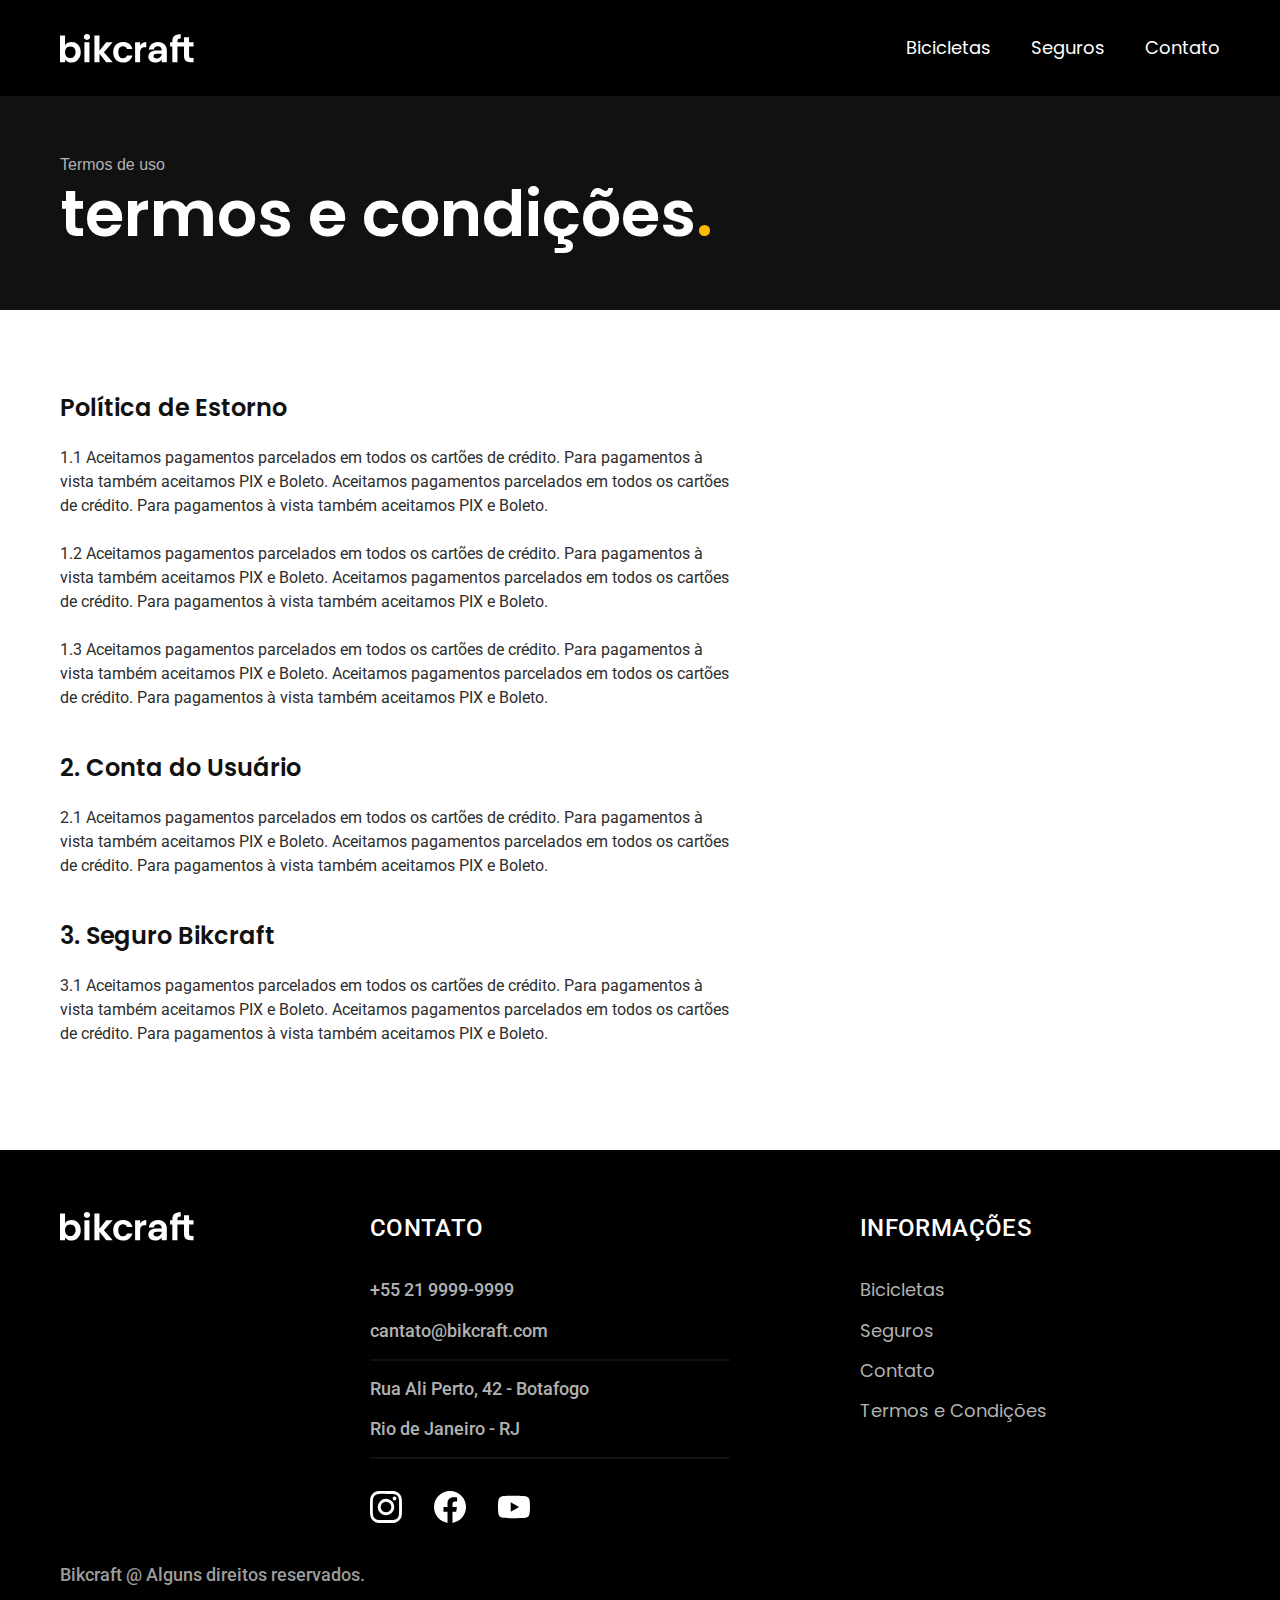
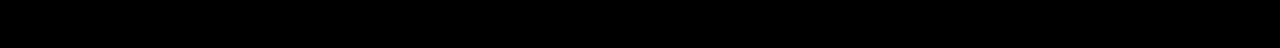
<file: termos.html>
<!DOCTYPE html>
<html lang="pt-br">

<head>
  <meta charset="UTF-8">
  <meta name="viewport" content="width=device-width, initial-scale=1.0">

  <title>Termos e Condições | Bikcraft</title>
  <meta name="description" content="Termos e condições">

  <link rel="icon" href="./favicon.svg" type="image/svg+xml">
  <link rel="preload" href="./css/style.min.css" as="style">
  <link rel="stylesheet" href="./css/style.min.css">
  <link rel="preconnect" href="https://fonts.googleapis.com">
  <link rel="preconnect" href="https://fonts.gstatic.com" crossorigin>
  <link href="https://fonts.googleapis.com/css2?family=Merriweather:ital,wght@1,900&family=Poppins:wght@400;600&family=Roboto:wght@500&display=swap" rel="stylesheet">

  <script>document.documentElement.classList.add('js');</script>
</head>

<body id="termos">
  <header class="header-bg">
    <div class="header container">
      <a href="./">
        <img src="./img/bikcraft.svg" alt="Bikcraft">
      </a>

      <nav aria-label="primaria">
        <ul class="header-menu font-1-m cor-0">
          <li><a href="./bicicletas.html">Bicicletas</a></li>
          <li><a href="./seguros.html">Seguros</a></li>
          <li><a href="./contato.html">Contato</a></li>
        </ul>
      </nav>
    </div>
  </header>

  <main>
    <div class="titulo-bg">
      <div class="titulo container">
        <p class="font-2-1-b cor-5">Termos de uso</p>
        <h1 class="font-1-xxl cor-0">termos e condições<span class="cor-p1">.</span></h1>
      </div>
    </div>

    <div class="termos font-2-s cor-10 container">
      <h2 class="font-1-l cor-11">Política de Estorno</h2>
      <p>1.1 Aceitamos pagamentos parcelados em todos os cartões de crédito. Para pagamentos à vista também aceitamos PIX e Boleto. Aceitamos pagamentos parcelados em todos os cartões de crédito. Para pagamentos à vista também aceitamos PIX e Boleto.</p>
      <p>1.2 Aceitamos pagamentos parcelados em todos os cartões de crédito. Para pagamentos à vista também aceitamos PIX e Boleto. Aceitamos pagamentos parcelados em todos os cartões de crédito. Para pagamentos à vista também aceitamos PIX e Boleto.</p>
      <p>1.3 Aceitamos pagamentos parcelados em todos os cartões de crédito. Para pagamentos à vista também aceitamos PIX e Boleto. Aceitamos pagamentos parcelados em todos os cartões de crédito. Para pagamentos à vista também aceitamos PIX e Boleto.</p>
      <h2 class="font-1-l cor-11">2. Conta do Usuário</h2>
      <p>2.1 Aceitamos pagamentos parcelados em todos os cartões de crédito. Para pagamentos à vista também aceitamos PIX e Boleto. Aceitamos pagamentos parcelados em todos os cartões de crédito. Para pagamentos à vista também aceitamos PIX e Boleto.</p>
      <h2 class="font-1-l cor-11">3. Seguro Bikcraft</h2>
      <p>3.1 Aceitamos pagamentos parcelados em todos os cartões de crédito. Para pagamentos à vista também aceitamos PIX e Boleto. Aceitamos pagamentos parcelados em todos os cartões de crédito. Para pagamentos à vista também aceitamos PIX e Boleto.</p>
    </div>
  </main>

  <footer class="footer-bg">
    <div class="footer container">
      <img src="./img/bikcraft.svg" alt="Bikcraft">
      <div class="footer-contato">
        <h3 class="font-2-l-b cor-0">Contato</h3>
        <ul class="font-2-m cor-5">
          <li><a href="tel:+5521999999999">+55 21 9999-9999</a></li>
          <li><a href="mailto:contato@bikecraft.com">cantato@bikcraft.com</a></li>
          <li>Rua Ali Perto, 42 - Botafogo</li>
          <li>Rio de Janeiro - RJ</li>
        </ul>
        <div class="footer-redes">
          <a href="./">
            <img src="./img/redes/instagram.svg" alt="Instagram">
          </a>
          <a href="./">
            <img src="./img/redes/facebook.svg" alt="Facebook">
          </a>
          <a href="./">
            <img src="./img/redes/youtube.svg" alt="Youtube">
          </a>
        </div>
      </div>

      <div class="footer-informacoes">
        <h3 class="font-2-l-b cor-0">Informações</h3>
        <nav>
          <ul class="font-1-m cor-5">
            <li><a href="./bicicletas.html">Bicicletas</a></li>
            <li><a href="./seguros.html">Seguros</a></li>
            <li><a href="./contato.html">Contato</a></li>
            <li><a href="./termos.html">Termos e Condições</a></li>

          </ul>
        </nav>
      </div>
      <p class="footer-copy font-2-m cor-6">Bikcraft @ Alguns direitos reservados.</p>
    </div>
  </footer>
  <script src="./js/script.js"></script>
</body>

</html>
</file>
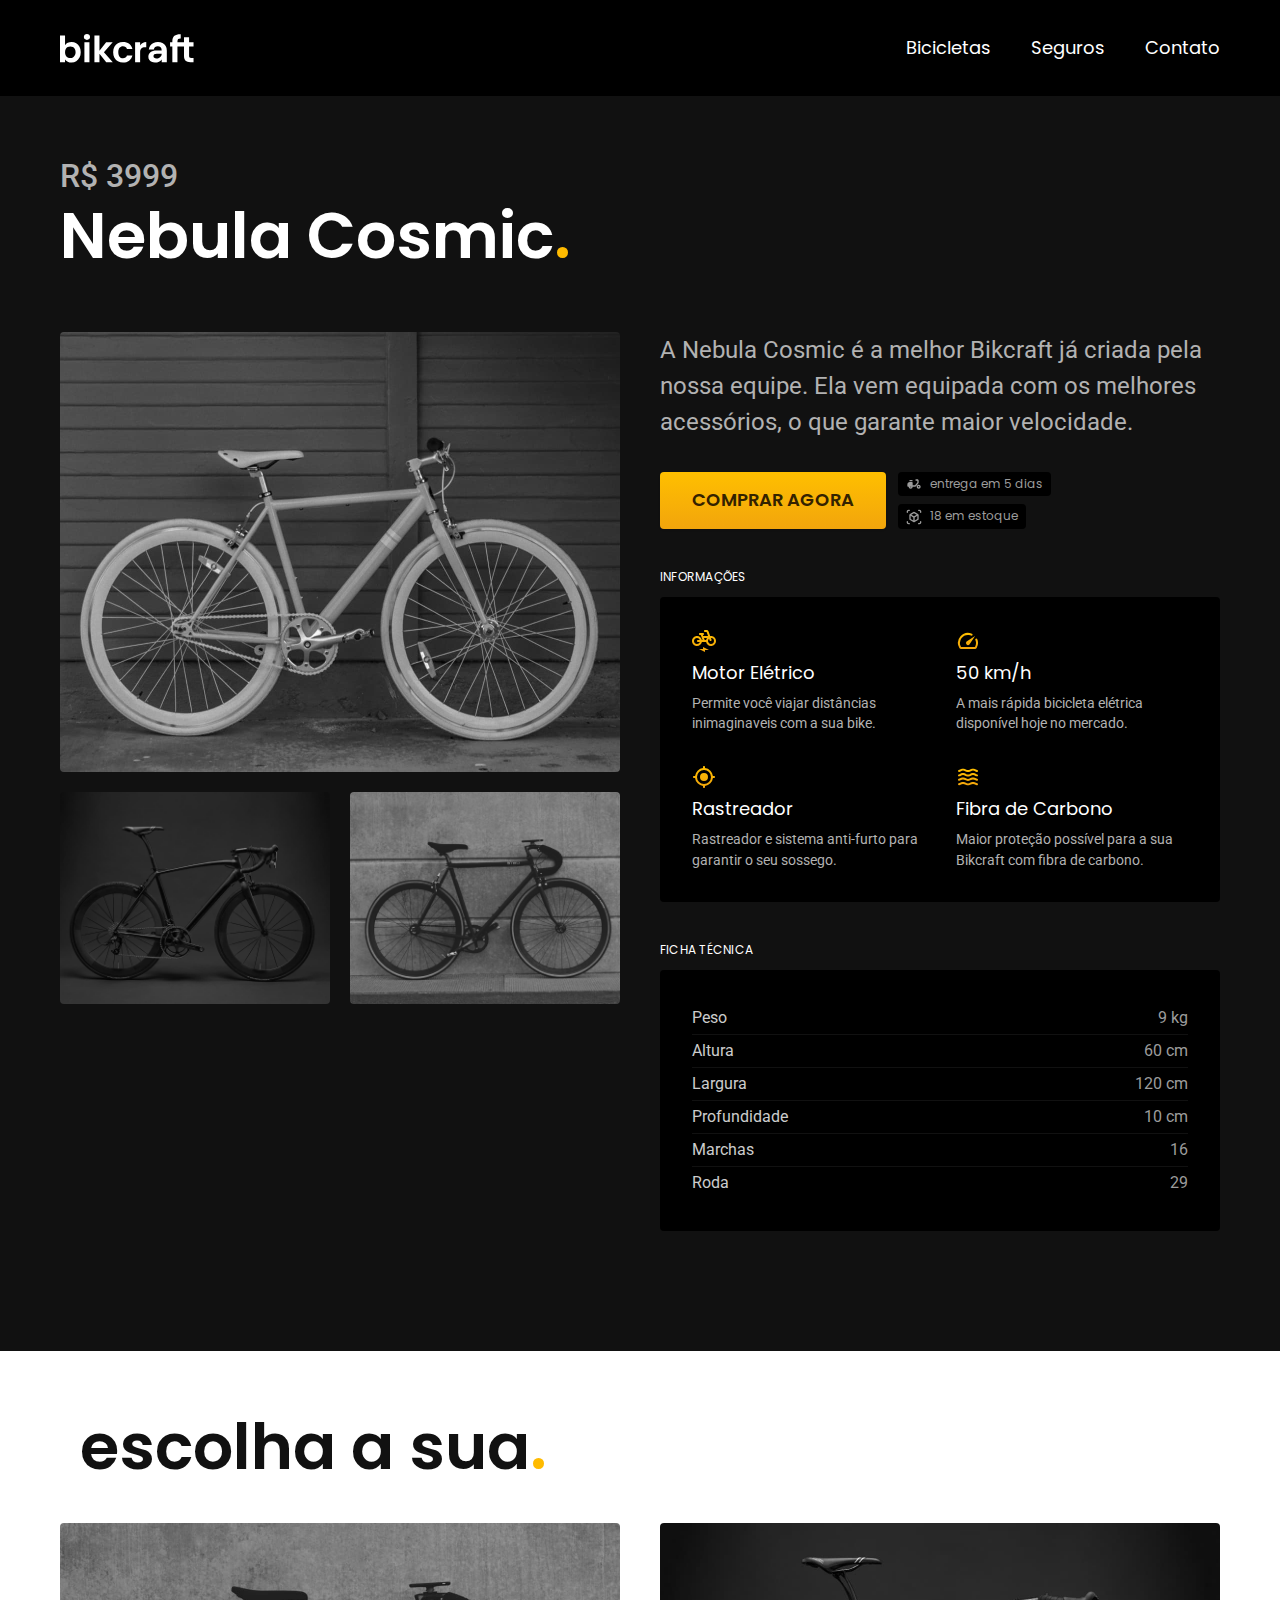
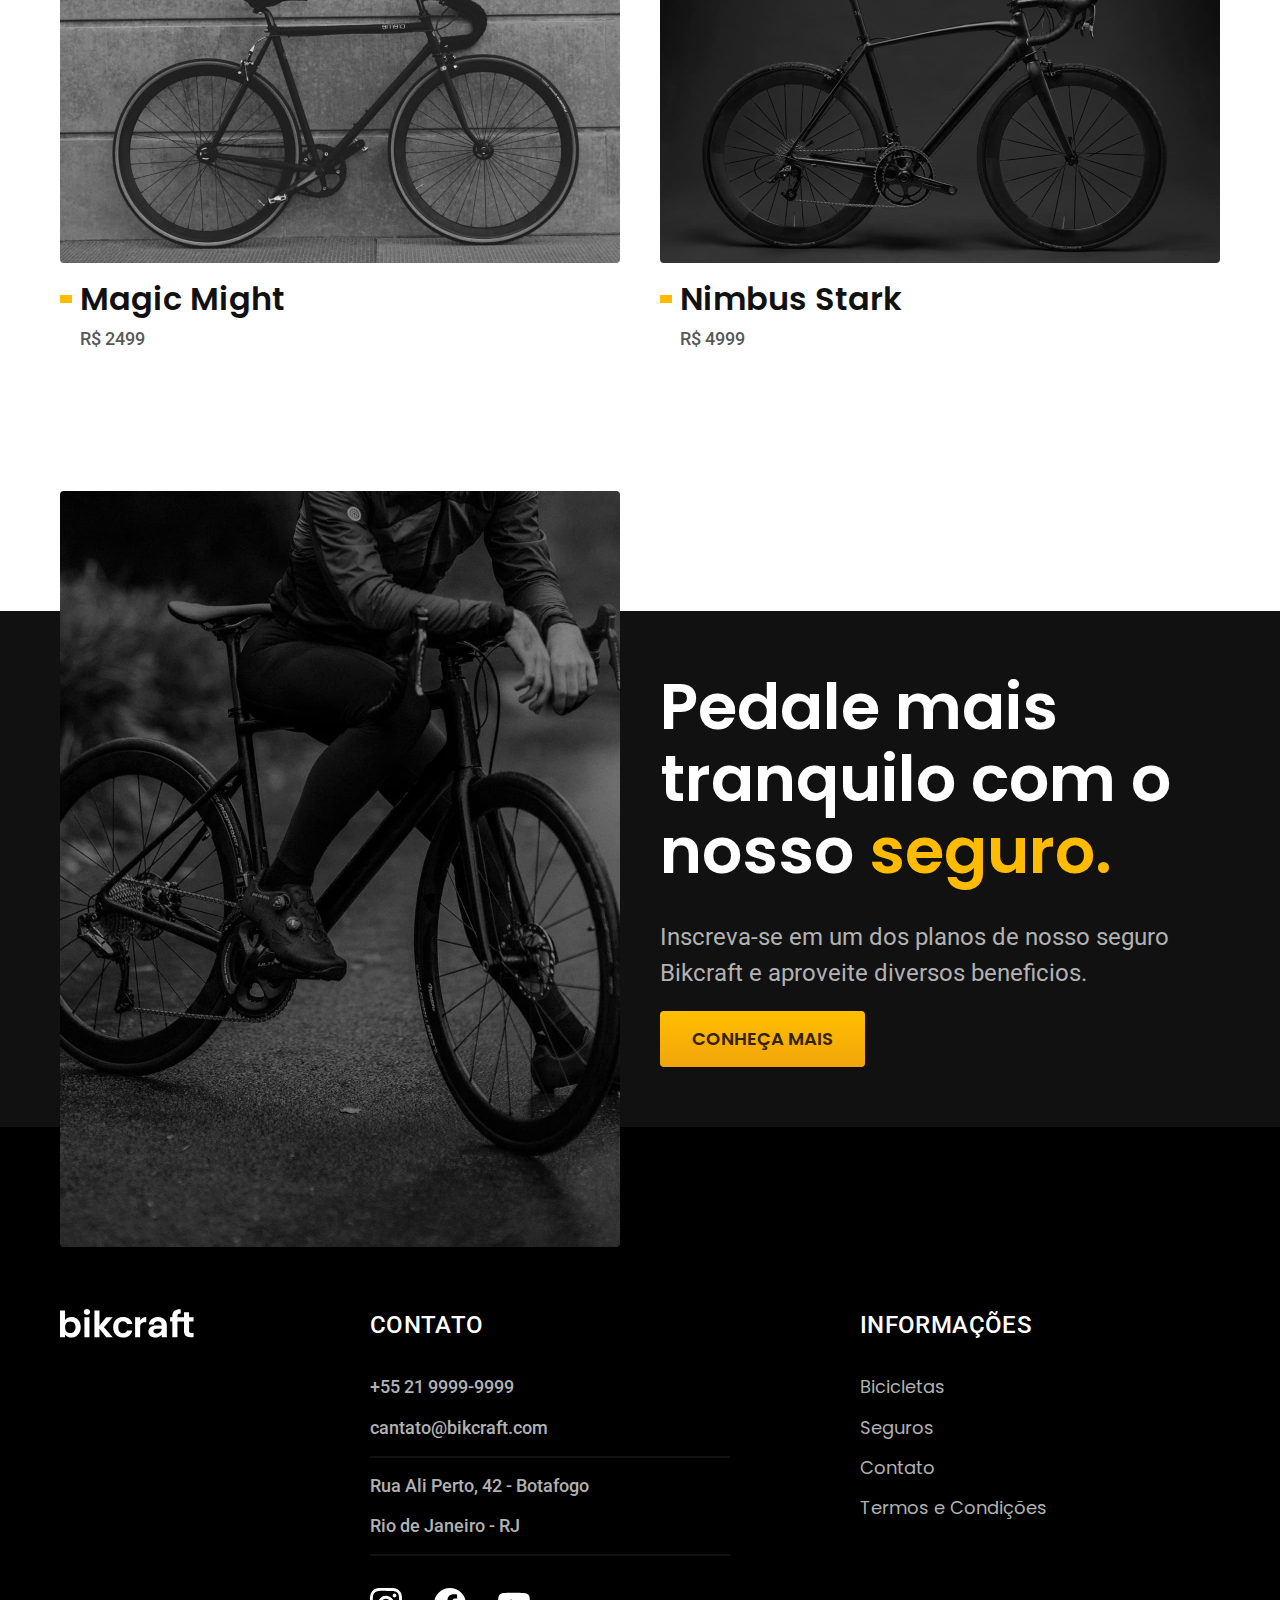
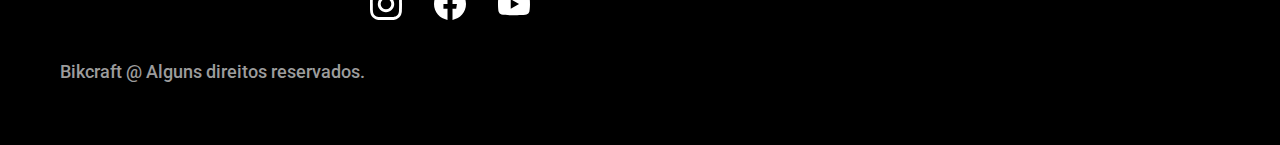
<file: bicicletas/nebula.html>
<!DOCTYPE html>
<html lang="pt-br">

<head>
  <meta charset="UTF-8">
  <meta name="viewport" content="width=device-width, initial-scale=1.0">

  <title>Nebula | Bikcraft</title>
  <meta name="description" content="Nebula">

  <link rel="stylesheet" href="../css/style.css">
  <link rel="preconnect" href="https://fonts.googleapis.com">
  <link rel="preconnect" href="https://fonts.gstatic.com" crossorigin>
  <link href="https://fonts.googleapis.com/css2?family=Merriweather:ital,wght@1,900&family=Poppins:wght@400;600&family=Roboto:wght@500&display=swap" rel="stylesheet">
</head>

<body id="bicicleta">
  <header class="header-bg">
    <div class="header container">
      <a href="../">
        <img src="../img/bikcraft.svg" alt="Bikcraft">
      </a>

      <nav aria-label="primaria">
        <ul class="header-menu font-1-m cor-0">
          <li><a href="../bicicletas.html">Bicicletas</a></li>
          <li><a href="../seguros.html">Seguros</a></li>
          <li><a href="../contato.html">Contato</a></li>
        </ul>
      </nav>
    </div>
  </header>

  <main class="titulo-bg">
    <div>
      <div class="titulo container">
        <p class="font-2-xl cor-5">R$ 3999</p>
        <h1 class="font-1-xxl cor-0">Nebula Cosmic<span class="cor-p1">.</span></h1>
      </div>
    </div>
    <div class="bicicleta container">
      <div class="bicicleta-imagens">
        <img src="../img/bicicleta/nimbus3.jpg" alt="">
        <img src="../img/bicicleta/nimbus1.jpg" alt="">
        <img src="../img/bicicleta/nimbus2.jpg" alt="">
      </div>
      <div class="bicicleta-conteudo">
        <p class="font-2-l cor-5">A Nebula Cosmic é a melhor Bikcraft já criada pela nossa equipe. Ela vem equipada com os melhores acessórios, o que garante maior velocidade.</p>
        <div class="bicicleta-comprar">
          <a class="botao" href="../orcamento.html">Comprar Agora</a>
          <span class="font-1-xs cor-6"><img src="../img/icones/entrega.svg" alt=""> entrega em 5 dias</span>
          <span class="font-1-xs cor-6"><img src="../img/icones/estoque.svg" alt=""> 18 em estoque</span>
        </div>

        <h2 class="font-1-xs cor-0">Informações</h2>
        <ul class="bicicleta-informacoes">
          <li>
            <img src="../img/icones/eletrica.svg" alt="">
            <h3 class="font-1-m cor-0">Motor Elétrico</h3>
            <p class="font-2-xs cor-5">Permite você viajar distâncias inimaginaveis com a sua bike.</p>
          </li>
          <li>
            <img src="../img/icones/velocidade.svg" alt="">
            <h3 class="font-1-m cor-0">50 km/h</h3>
            <p class="font-2-xs cor-5">A mais rápida bicicleta elétrica disponível hoje no mercado.</p>
          </li>
          <li>
            <img src="../img/icones/rastreador.svg" alt="">
            <h3 class="font-1-m cor-0">Rastreador</h3>
            <p class="font-2-xs cor-5">Rastreador e sistema anti-furto para garantir o seu sossego.</p>
          </li>
          <li>
            <img src="../img/icones/carbono.svg" alt="">
            <h3 class="font-1-m cor-0">Fibra de Carbono</h3>
            <p class="font-2-xs cor-5">Maior proteção possível para a sua Bikcraft com fibra de carbono.</p>
          </li>
        </ul>
        <h2 class="font-1-xs cor-0">Ficha Técnica</h2>
        <ul class="bicicleta-ficha font-2-s cor-4">
          <li>Peso <span>9 kg</span></li>
          <li>Altura <span>60 cm</span></li>
          <li>Largura <span>120 cm</span></li>
          <li>Profundidade <span>10 cm</span></li>
          <li>Marchas <span>16</span></li>
          <li>Roda <span>29</span></li>
        </ul>
      </div>
    </div>
  </main>

  <article class="bicicletas-lista container">
    <h2 class="container font-1-xxl">escolha a sua<span class="cor-p1">.</span></h2>

    <ul>
      <li>
        <a href="./magic.html">
          <img src="../img/bicicletas/magic.jpg" alt="Bicicleta preta">
          <h3 class="font-1-xl">Magic Might</h3>
          <span class="font-2-m cor-8">R$ 2499</span>
        </a>
      </li>
      <li>
        <a href="./nimbus.html">
          <img src="../img/bicicletas/nimbus.jpg" alt="Bicicleta preta">
          <h3 class="font-1-xl">Nimbus Stark</h3>
          <span class="font-2-m cor-8">R$ 4999</span>
        </a>
      </li>
    </ul>
  </article>

  <article class="seguro-bg">
    <div class="seguro container">
      <div class="seguro-imagem">
        <img src="../img/fotos/seguros.jpg" alt="Pessoa parada em cima de uma bicicleta.">
      </div>
      <div class="seguro-conteudo">
        <h2 class="font-1-xxl cor-0">Pedale mais tranquilo com o nosso <span class="cor-p1">seguro.</span></h2>
        <p class="font-2-l cor-5">Inscreva-se em um dos planos de nosso seguro Bikcraft e aproveite diversos beneficios.</p>
        <a class="botao" href="../seguros.html">Conheça Mais</a>
      </div>
    </div>
  </article>

  <footer class="footer-bg">
    <div class="footer container">
      <img src="../img/bikcraft.svg" alt="Bikcraft">
      <div class="footer-contato">
        <h3 class="font-2-l-b cor-0">Contato</h3>
        <ul class="font-2-m cor-5">
          <li><a href="tel:+5521999999999">+55 21 9999-9999</a></li>
          <li><a href="mailto:contato@bikecraft.com">cantato@bikcraft.com</a></li>
          <li>Rua Ali Perto, 42 - Botafogo</li>
          <li>Rio de Janeiro - RJ</li>
        </ul>
        <div class="footer-redes">
          <a href="../">
            <img src="../img/redes/instagram.svg" alt="Instagram">
          </a>
          <a href="../">
            <img src="../img/redes/facebook.svg" alt="Facebook">
          </a>
          <a href="../">
            <img src="../img/redes/youtube.svg" alt="Youtube">
          </a>
        </div>
      </div>

      <div class="footer-informacoes">
        <h3 class="font-2-l-b cor-0">Informações</h3>
        <nav>
          <ul class="font-1-m cor-5">
            <li><a href="../bicicletas.html">Bicicletas</a></li>
            <li><a href="../seguros.html">Seguros</a></li>
            <li><a href="../contato.html">Contato</a></li>
            <li><a href="../termos.html">Termos e Condições</a></li>

          </ul>
        </nav>
      </div>
      <p class="footer-copy font-2-m cor-6">Bikcraft @ Alguns direitos reservados.</p>
    </div>
  </footer>
</body>

</html>
</file>
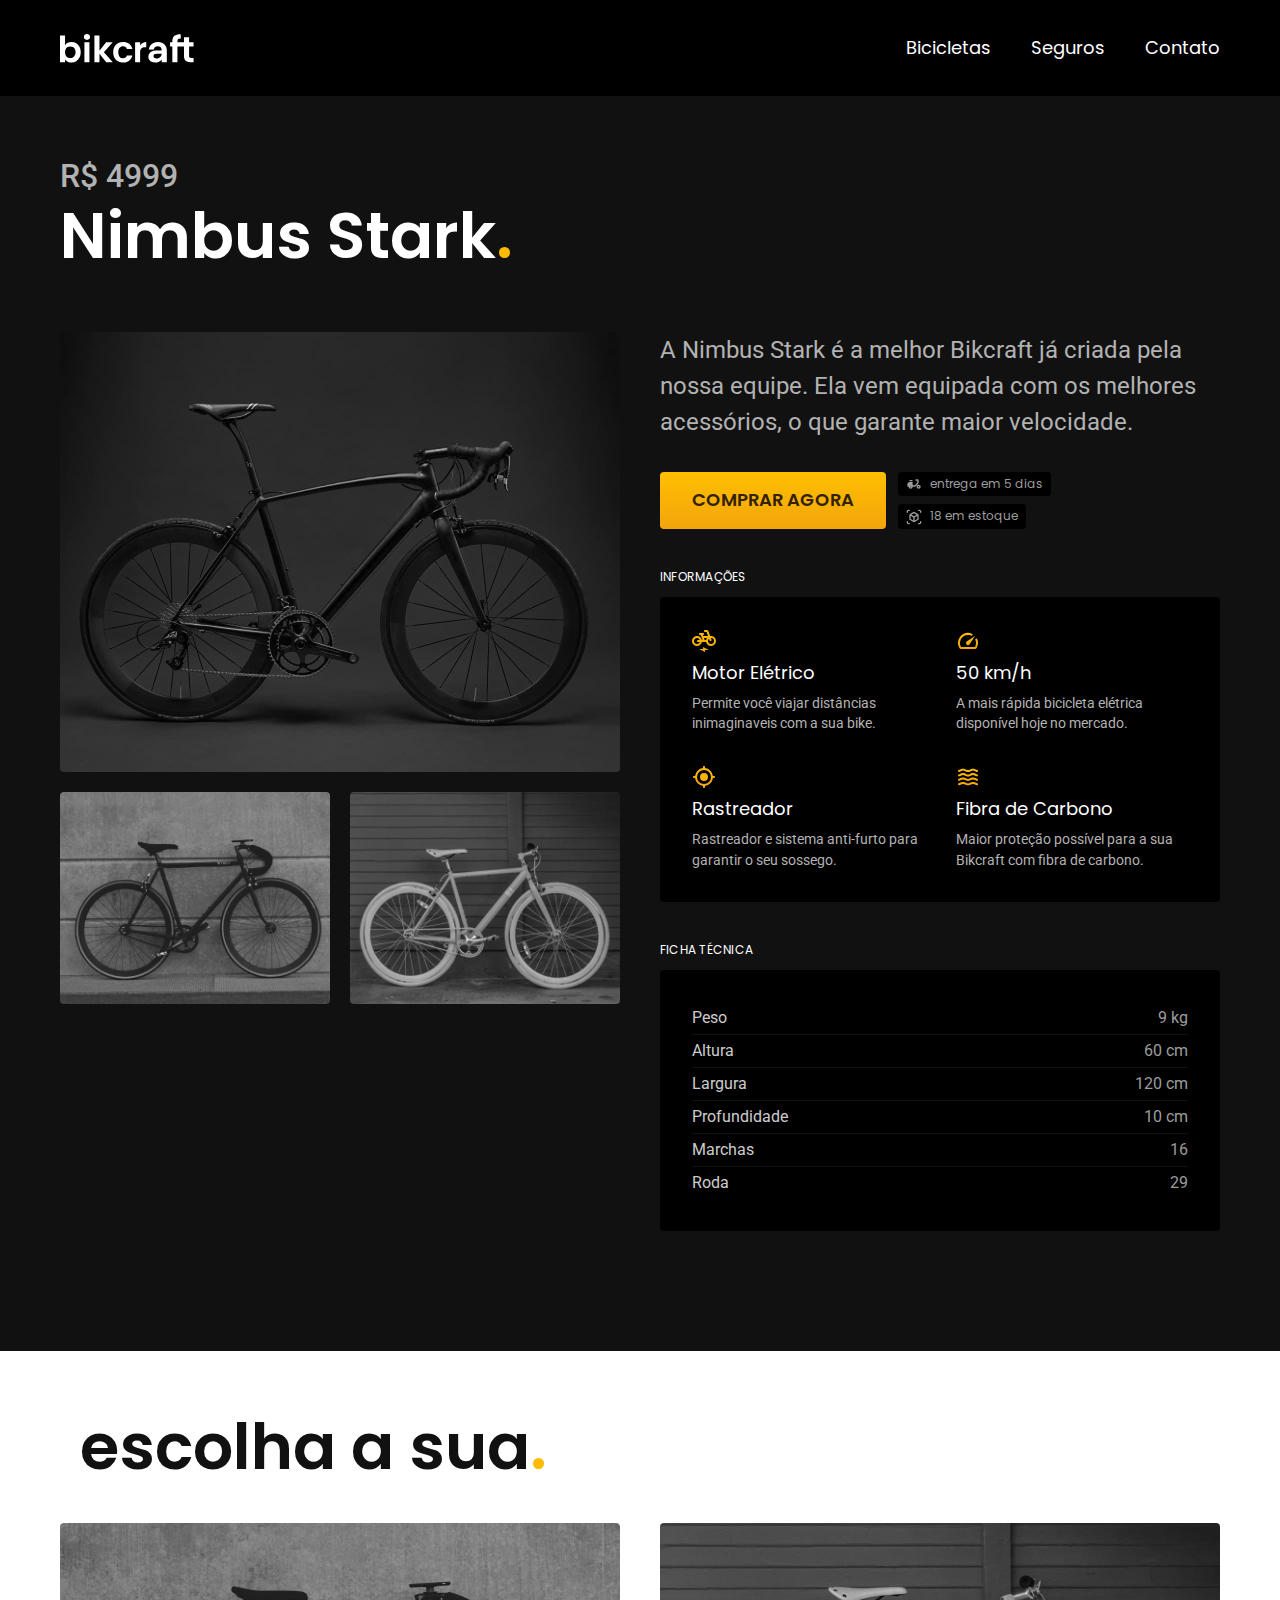
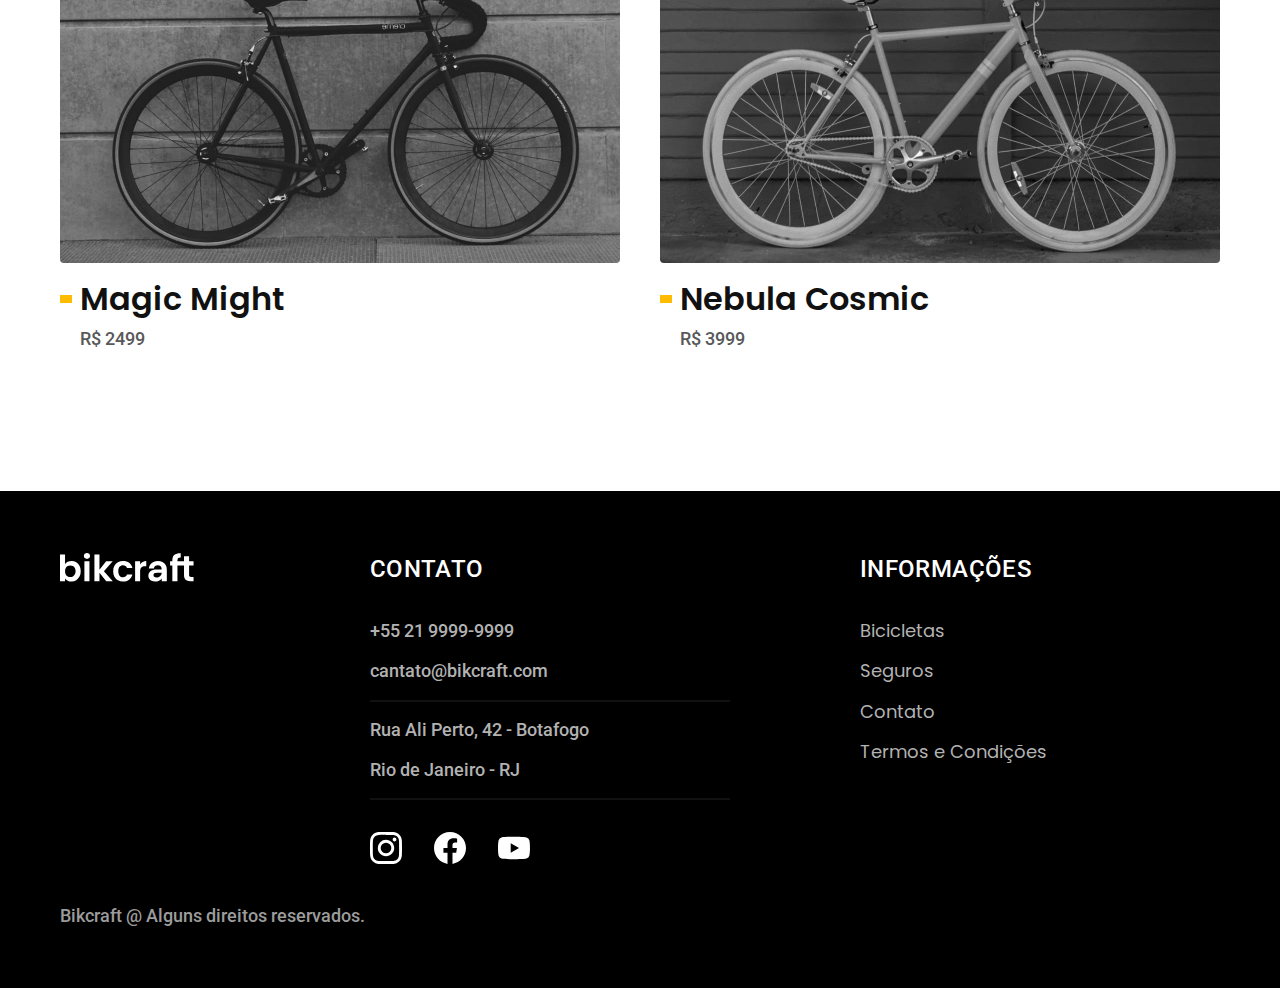
<file: bicicletas/nimbus.html>
<!DOCTYPE html>
<html lang="pt-br">

<head>
  <meta charset="UTF-8">
  <meta name="viewport" content="width=device-width, initial-scale=1.0">

  <title>Bicicleta | Bikcraft</title>
  <meta name="description" content="Termos e condições">

  <link rel="stylesheet" href="../css/style.css">
  <link rel="preconnect" href="https://fonts.googleapis.com">
  <link rel="preconnect" href="https://fonts.gstatic.com" crossorigin>
  <link href="https://fonts.googleapis.com/css2?family=Merriweather:ital,wght@1,900&family=Poppins:wght@400;600&family=Roboto:wght@500&display=swap" rel="stylesheet">
</head>

<body id="bicicleta">
  <header class="header-bg">
    <div class="header container">
      <a href="../">
        <img src="../img/bikcraft.svg" alt="Bikcraft">
      </a>

      <nav aria-label="primaria">
        <ul class="header-menu font-1-m cor-0">
          <li><a href="../bicicletas.html">Bicicletas</a></li>
          <li><a href="../seguros.html">Seguros</a></li>
          <li><a href="../contato.html">Contato</a></li>
        </ul>
      </nav>
    </div>
  </header>

  <main class="titulo-bg">
    <div>
      <div class="titulo container">
        <p class="font-2-xl cor-5">R$ 4999</p>
        <h1 class="font-1-xxl cor-0">Nimbus Stark<span class="cor-p1">.</span></h1>
      </div>
    </div>
    <div class="bicicleta container">
      <div class="bicicleta-imagens">
        <img src="../img/bicicleta/nimbus1.jpg" alt="">
        <img src="../img/bicicleta/nimbus2.jpg" alt="">
        <img src="../img/bicicleta/nimbus3.jpg" alt="">
      </div>
      <div class="bicicleta-conteudo">
        <p class="font-2-l cor-5">A Nimbus Stark é a melhor Bikcraft já criada pela nossa equipe. Ela vem equipada com os melhores acessórios, o que garante maior velocidade.</p>
        <div class="bicicleta-comprar">
          <a class="botao" href="../orcamento.html">Comprar Agora</a>
          <span class="font-1-xs cor-6"><img src="../img/icones/entrega.svg" alt=""> entrega em 5 dias</span>
          <span class="font-1-xs cor-6"><img src="../img/icones/estoque.svg" alt=""> 18 em estoque</span>
        </div>

        <h2 class="font-1-xs cor-0">Informações</h2>
        <ul class="bicicleta-informacoes">
          <li>
            <img src="../img/icones/eletrica.svg" alt="">
            <h3 class="font-1-m cor-0">Motor Elétrico</h3>
            <p class="font-2-xs cor-5">Permite você viajar distâncias inimaginaveis com a sua bike.</p>
          </li>
          <li>
            <img src="../img/icones/velocidade.svg" alt="">
            <h3 class="font-1-m cor-0">50 km/h</h3>
            <p class="font-2-xs cor-5">A mais rápida bicicleta elétrica disponível hoje no mercado.</p>
          </li>
          <li>
            <img src="../img/icones/rastreador.svg" alt="">
            <h3 class="font-1-m cor-0">Rastreador</h3>
            <p class="font-2-xs cor-5">Rastreador e sistema anti-furto para garantir o seu sossego.</p>
          </li>
          <li>
            <img src="../img/icones/carbono.svg" alt="">
            <h3 class="font-1-m cor-0">Fibra de Carbono</h3>
            <p class="font-2-xs cor-5">Maior proteção possível para a sua Bikcraft com fibra de carbono.</p>
          </li>
        </ul>
        <h2 class="font-1-xs cor-0">Ficha Técnica</h2>
        <ul class="bicicleta-ficha font-2-s cor-4">
          <li>Peso <span>9 kg</span></li>
          <li>Altura <span>60 cm</span></li>
          <li>Largura <span>120 cm</span></li>
          <li>Profundidade <span>10 cm</span></li>
          <li>Marchas <span>16</span></li>
          <li>Roda <span>29</span></li>
        </ul>
      </div>
    </div>
  </main>

  <article class="bicicletas-lista container">
    <h2 class="container font-1-xxl">escolha a sua<span class="cor-p1">.</span></h2>

    <ul>
      <li>
        <a href="./magic.html">
          <img src="../img/bicicletas/magic.jpg" alt="Bicicleta preta">
          <h3 class="font-1-xl">Magic Might</h3>
          <span class="font-2-m cor-8">R$ 2499</span>
        </a>
      </li>
      <li>
        <a href="./nebula.html">
          <img src="../img/bicicletas/nebula.jpg" alt="Bicicleta preta">
          <h3 class="font-1-xl">Nebula Cosmic</h3>
          <span class="font-2-m cor-8">R$ 3999</span>
        </a>
      </li>
    </ul>
  </article>

  <footer class="footer-bg">
    <div class="footer container">
      <img src="../img/bikcraft.svg" alt="Bikcraft">
      <div class="footer-contato">
        <h3 class="font-2-l-b cor-0">Contato</h3>
        <ul class="font-2-m cor-5">
          <li><a href="tel:+5521999999999">+55 21 9999-9999</a></li>
          <li><a href="mailto:contato@bikecraft.com">cantato@bikcraft.com</a></li>
          <li>Rua Ali Perto, 42 - Botafogo</li>
          <li>Rio de Janeiro - RJ</li>
        </ul>
        <div class="footer-redes">
          <a href="../">
            <img src="../img/redes/instagram.svg" alt="Instagram">
          </a>
          <a href="../">
            <img src="../img/redes/facebook.svg" alt="Facebook">
          </a>
          <a href="../">
            <img src="../img/redes/youtube.svg" alt="Youtube">
          </a>
        </div>
      </div>

      <div class="footer-informacoes">
        <h3 class="font-2-l-b cor-0">Informações</h3>
        <nav>
          <ul class="font-1-m cor-5">
            <li><a href="../bicicletas.html">Bicicletas</a></li>
            <li><a href="../seguros.html">Seguros</a></li>
            <li><a href="../contato.html">Contato</a></li>
            <li><a href="../termos.html">Termos e Condições</a></li>

          </ul>
        </nav>
      </div>
      <p class="footer-copy font-2-m cor-6">Bikcraft @ Alguns direitos reservados.</p>
    </div>
  </footer>
</body>

</html>
</file>
<file: css/style.css>
@import "./global/global.css";
@import "./utilidades/tipografia.css";
@import "./utilidades/cores.css";
@import "./utilidades/animacao.css";

@import "./global/header.css";
@import "./global/footer.css";

/* Utilidades */
@import "./utilidades/componentes.css";
@import "./utilidades/formulario.css";

/* Home */
@import "./home/introducao.css";
@import "./home/tecnologia.css";
@import "./home/parceiros.css";
@import "./home/depoimento.css";

/* Bicicletas */
@import "./bicicletas/bicicletas-lista.css";
@import "./bicicletas/bicicletas.css";

@import "./bicicleta/bicicleta.css";
@import "./bicicleta/seguro.css";

/* seguros */
@import "./seguros/seguros.css";
@import "./seguros/vantagens.css";
@import "./seguros/perguntas.css";

/* contato */
@import "./contato/contato.css";
@import "./contato/lojas.css";

/* orcamento */
@import "./orcamento/orcamento.css";
/* termos */
@import "./termos/termos.css";
</file>
<file: css/style.min.css>
body{margin:0;font-family:Arial,Helvetica,sans-serif;color:#111}blockquote,dd,h1,h2,h3,h4,p,ul{margin:0}ul{padding:0;list-style:none}a{text-decoration:none;color:inherit}img{max-width:100%;display:block}img[src$=".jpg"]{border-radius:4px}.font-1-xs{font:400 0.75rem/1.35 Poppins,sans-serif}.font-2-xs{font:400 0.875rem/1.43 Roboto,sans-serif}.font-1-s{font:400 1rem/1.5 Poppins,sans-serif}.font-2-s{font:400 1rem/1.5 Roboto,sans-serif}.font-1-m,.font-1-m-b{font:400 1.125rem/1.35 Poppins,sans-serif}.font-1-m-b{font-weight:600}.font-2-m{font:500 1.125rem/1.35 Roboto,sans-serif}.font-1-l{font:400 1.5rem/1.5 Poppins,sans-serif}.font-2-l,.font-2-l-b{font:400 1.5rem/1.5 Roboto,sans-serif}.font-2-l-b{font-weight:500;letter-spacing:.015em;text-transform:uppercase}.font-1-xl{font:600 2rem/1.25 Poppins,sans-serif}.font-2-xl{font:500 2rem/1.25 Roboto,sans-serif}.font-1-xxl{font:600 4rem/1.125 Poppins,sans-serif}@media (max-width:1200px){.font-1-xxl{font-size:3rem}.font-2-l,.font-2-l-b{font-size:1.125rem}}@media (max-width:800px){.font-1-xxl{font-size:2rem}.font-1-xl,.font-2-xl{font-size:1.5rem}}:root{--cor-0:#ffffff;--cor-1:#f7f7f7;--cor-2:#ededed;--cor-3:#dedede;--cor-4:#cccccc;--cor-5:#b2b2b2;--cor-6:#9c9c9c;--cor-7:#717171;--cor-8:#595959;--cor-9:#404040;--cor-10:#2e2e2e;--cor-11:#111111;--cor-12:#000000;--cor-p1:#ffbb00;--cor-p2:#e4a30b;--cor-p3:#a66f00;--cor-p4:#664400;--cor-p5:#332200}.cor-0{color:var(--cor-0)}.cor-1{color:var(--cor-1)}.cor-2{color:var(--cor-2)}.cor-3{color:var(--cor-3)}.cor-4{color:var(--cor-4)}.cor-5{color:var(--cor-5)}.cor-6{color:var(--cor-6)}.cor-7{color:var(--cor-7)}.cor-8{color:var(--cor-8)}.cor-9{color:var(--cor-9)}.cor-10{color:var(--cor-10)}.cor-11{color:var(--cor-11)}.cor-12{color:var(--cor-12)}.cor-p1{color:var(--cor-p1)}.cor-p2{color:var(--cor-p2)}.cor-p3{color:var(--cor-p3)}.cor-p4{color:var(--cor-p4)}.cor-p5{color:var(--cor-p5)}.fadeInDown{transform:translate3d(0,-20px,0)}.fadeInUp{transform:translate3d(0,20px,0)}.fadeInRight{transform:translate3d(20px,0,0)}.fadeInLeft{transform:translate3d(-20px,0,0)}.js [data-anime]{opacity:0}.js .anime{opacity:1;transform:none;transition:transform .8s,opacity .8s}.header-bg{background-color:var(--cor-12)}.header{display:flex;flex-wrap:wrap;gap:20px;justify-content:space-between;align-items:center;padding-top:20px;padding-bottom:20px}.header-menu{display:flex;flex-wrap:wrap;gap:40px}.header-menu a{display:inline-block;padding:16px 0;position:relative}.header-menu a:after{content:"";display:block;height:2px;width:0;background:var(--cor-0);margin-top:4px;transition:.3s;position:absolute}.header-menu a.ativo:after,.header-menu a:hover:after{width:100%}@media (max-width:800px){.header-menu{gap:20px}.header-menu a{background:var(--cor-11);padding:12px 16px;border-radius:4px}.header-menu a:hover{background-color:var(--cor-10)}.header a:after{display:none}}@media (max-width:600px){.header-menu{gap:12px}.header-menu a{padding:8px 12px;font-size:14px}}.footer-bg{background-color:var(--cor-12)}.footer{display:grid;grid-template-columns:3fr 5fr 4fr;gap:40px;padding-top:60px;padding-bottom:60px}.footer h3{margin-bottom:32px}.footer-contato ul{margin-bottom:32px}.footer-contato li:nth-child(2n):after{content:"";display:block;max-width:360px;height:2px;background:var(--cor-11);margin-top:16px}.footer li{margin-bottom:16px}.footer-redes{display:flex;gap:32px}.footer a:hover{color:var(--cor-0)}.footer-copy{grid-column:1/-1}@media (max-width:800px){.footer>img{display:none}.footer{grid-template-columns:1fr 1fr}}@media (max-width:600px){.footer{grid-template-columns:1fr;gap:60px}.footer-copy{margin-top:0}}.container{box-sizing:border-box;max-width:1200px;padding-left:20px;padding-right:20px;margin-left:auto;margin-right:auto}.botao{display:inline-block;padding:16px 32px;background:linear-gradient(#ffbf00,#f2a50c);border-radius:4px;box-shadow:0 1px 2px rgba(0,0,0,.1);text-transform:uppercase;color:var(--cor-p5);font:600 1.125rem/1.35 Poppins,sans-serif;max-width:max-content;border:none;cursor:pointer}.botao:hover{background:linear-gradient(#ffb60d,#e59317)}.botao.secundario{background:var(--cor-10);color:var(--cor-2)}.botao.secundario:hover{background:var(--cor-9)}.botao.seta{display:flex;align-items:center}.botao.seta::after{content:"";display:inline-block;width:18px;height:10px;margin-left:12px;background:url("/img/icones/seta.svg");transition:transform .2s}.botao.seta:hover::after{transform:translateX(4px)}@media (max-width:600px){.botao{padding:12px 16px;font-size:1rem}}.link{display:inline-block;color:var(--cor-p1);font:500 1.5rem/1.5 Poppins,sans-serif;text-transform:uppercase}.link::after{content:"";display:block;width:100%;height:4px;background-color:currentColor}.link:hover{color:var(--cor-0)}.titulo-bg{padding-top:60px;padding-bottom:60px;background-color:var(--cor-11)}.titulo p{margin-bottom:4px}@media (max-width:800px){.titulo{padding-top:40px;padding-bottom:40px}.titulo p{font-size:1rem;text-transform:lowercase;font-weight:400px}}.form{display:grid;grid-template-columns:1fr 1fr;gap:20px}.form label{font:600 1rem/1.5 Poppins,sans-serif;display:block;margin-bottom:4px}.form input[type=email],.form input[type=text],.form textarea{font:400 1rem/1.5 Roboto,sans-serif;background:var(--cor-1);border:1px solid var(--cor-2);padding:12px;border-radius:4px;width:100%;box-sizing:border-box}.form input[type=email]:focus,.form input[type=text]:focus,.form textarea:focus{outline:0;border-color:var(--cor-p1);background:var(--cor-0);box-shadow:0 0 0 2px #fea}.form .col-2{grid-column:span 2}@media (max-width:600px){.form{grid-template-columns:1fr}.form .col-2{grid-column:1}}.introducao-bg{background:var(--cor-12);box-shadow:inset 0 -120px var(--cor-0)}.introducao{display:grid;grid-template-columns:1fr 1fr;gap:0 40px}.introducao-conteudo{align-self:end;padding-bottom:200px}.introducao img{width:100%;height:100%;object-fit:cover;border-radius:4px}.introducao h1{margin-bottom:32px}.introducao p{margin-bottom:20px}@media (max-width:800px){.introducao-bg{background:var(--cor-11);padding-top:40px;box-shadow:inset 0 -60px #fff}.introducao{grid-template-columns:1fr;gap:32px}.introducao-conteudo{padding-bottom:0}.introducao h1{margin-bottom:16px}.introducao img{height:300px;width:100%}}.tecnologia-bg{background-color:var(--cor-11);box-shadow:inset 0 80px var(--cor-0),inset 0 -80px var(--cor-0)}.tecnologia{display:grid;grid-template-columns:1fr 1fr;gap:40px}.tecnologia-imagem img{height:100%;width:100%;object-fit:cover;object-position:left}.tecnologia-conteudo{padding-top:160px;padding-bottom:160px}.tecnologia-conteudo>span{display:block;margin-bottom:20px}.tecnologia-conteudo h2{display:block;margin-bottom:32px}.tecnologia-conteudo>p{margin-bottom:20px}.tecnologia a{margin-bottom:80px}.tecnologia-vantagens{display:flex;gap:40px}.tecnologia-vantagens h3{margin-bottom:8px;width:max-content}.tecnologia-vantagens img{width:24px;margin-bottom:8px}@media (max-width:800px){.tecnologia-bg{box-shadow:initial}.tecnologia{grid-template-columns:1fr}.tecnologia-conteudo{padding-top:60px;padding-bottom:60px}.tecnologia-imagem{display:none}.tecnologia a{margin-bottom:60px}}@media (max-width:600px){.tecnologia-vantagens{flex-direction:column}}.parceiros{padding-top:60px;padding-bottom:120px}.parceiros h2{margin-bottom:60px}.parceiros ul{padding:0 20px;max-width:1400px;display:grid;grid-template-columns:repeat(4,1fr);margin:0 auto}.parceiros li{display:flex;padding:32px;border-left:2px solid var(--cor-2)}.parceiros img{margin:auto}.parceiros li:first-child,.parceiros li:nth-child(5){border-left:none}.parceiros li:nth-child(n+5){border-top:2px solid var(--cor-2)}@media (max-width:800px){.parceiros{padding-bottom:20px}.parceiros h2{margin-bottom:20px}.parceiros ul{grid-template-columns:repeat(2,1fr)}.parceiros li:nth-child(n+3){border-top:2px solid var(--cor-2)}.parceiros li:nth-child(odd){border-left:none}.parceiros li{padding:20px}}.depoimento{background-color:var(--cor-p1);display:grid;grid-template-columns:repeat(2,1fr);overflow:hidden}.depoimento img{width:100%;height:100%;object-fit:cover;border-radius:0}.depoimento-conteudo{padding:40px 40px 80px 80px;align-self:end}.depoimento-conteudo p{max-width:32ch;font-family:Merriweather,serif;font-style:italic;font-weight:900;margin-bottom:32px;position:relative}.depoimento p::after,.depoimento p::before{font-size:5rem;color:var(--cor-p2);position:absolute}.depoimento p::before{content:"“";left:-50px;top:-20px}.depoimento p::after{content:"”"}@media (max-width:800px){.depoimento{grid-template-columns:1fr;text-align:center}.depoimento img{height:200px}.depoimento-conteudo{padding:40px 20px;justify-self:center}}.bicicletas-lista{padding-top:60px;padding-bottom:120px}.bicicletas-lista h2{margin-bottom:40px}.bicicletas-lista ul{display:flex;gap:40px;padding:0 20px 20px 20px;max-width:1400px;margin-left:auto;margin-right:auto;overflow-x:auto}#bicicleta .bicicletas-lista ul{padding:0 0 20px 0}.bicicletas-lista li{flex:1;min-width:280px}.bicicletas-lista a{display:block}.bicicletas-lista img{margin-bottom:16px}.bicicletas-lista h3{margin-bottom:8px;display:flex;align-items:center}.bicicletas-lista h3::before{content:"";display:inline-block;height:8px;width:12px;margin-right:8px;background-color:var(--cor-p1);transition:width .2s}.bicicletas-lista a:hover h3::before{width:24px}.bicicletas-lista li span{padding-left:20px}@media (max-width:800px){.bicicletas-lista{padding-bottom:60px}.bicicletas-lista ul{gap:20px}}.bicicletas-bg{background:linear-gradient(to right,var(--cor-0) 30%,var(--cor-11) 0)}.bicicletas{display:grid;grid-template-columns:1fr 1fr;gap:40px;padding-top:60px;padding-bottom:60px}.bicicletas-imagem{display:grid}.bicicletas-imagem img{grid-area:1/1}.bicicletas-imagem span{place-self:start end;grid-area:1/1;margin-top:20px;background:var(--cor-12);display:inline-block;padding:8px 16px 8px 8px;border-radius:4px 0 0 4px}.bicicletas-conteudo{display:grid;grid-template-columns:1fr auto;align-content:start}.bicicletas-conteudo h2,.bicicletas-conteudo p{grid-column:1/-1}.bicicletas h2{margin-bottom:20px}.bicicletas h2::before{content:"";display:block;width:12px;height:8px;background-color:var(--cor-p1);margin-bottom:8px}.bicicletas p{margin-bottom:32px}.bicicletas a{place-self:end}.bicicletas li{display:flex;align-items:center}.bicicletas ul{display:grid;gap:16px}.bicicletas li+li{margin-top:16px}.bicicletas-conteudo img{width:24px;margin-right:8px}@media (max-width:800px){.bicicletas-bg{background:var(--cor-11)}.bicicletas{grid-template-columns:1fr;gap:20px;padding-top:40px;padding-bottom:40px}}@media (max-width:600px){.bicicletas-conteudo{grid-template-columns:1fr}.bicicletas ul{font-size:1rem;margin-bottom:32px;grid-template-columns:1fr 1fr}.bicicletas a{place-self:start}}.bicicleta{display:grid;grid-template-columns:1fr 1fr;align-items:start;gap:40px;padding-top:60px;padding-bottom:60px}#bicicleta .titulo p{text-transform:uppercase}.bicicleta-imagens{display:flex;flex-wrap:wrap;gap:20px}.bicicleta-imagens img{flex:1;min-width:200px}.bicicleta-imagens img:first-child{min-width:100%}.bicicleta-conteudo>p{margin-bottom:32px}.bicicleta-comprar{display:grid;grid-template-columns:max-content auto;align-items:center;justify-items:start;gap:8px 12px;margin-bottom:40px}.bicicleta-comprar a{grid-row:span 2}.bicicleta-comprar span{display:flex;align-items:center;background-color:var(--cor-12);gap:8px;padding:4px 8px;border-radius:4px}.bicicleta-conteudo h2{text-transform:uppercase;letter-spacing:.015rem;margin-bottom:12px}.bicicleta-ficha,.bicicleta-informacoes{padding:32px;background-color:var(--cor-12);border-radius:4px}.bicicleta-informacoes{margin-bottom:40px;display:grid;grid-template-columns:1fr 1fr;gap:32px}.bicicleta-informacoes img{width:24px;margin-bottom:8px}.bicicleta-informacoes h3{margin-bottom:8px}.bicicleta-ficha li{padding:4px 0;display:flex;justify-content:space-between;border-bottom:1px solid var(--cor-11)}.bicicleta-ficha li:last-child{border-bottom:none}.bicicleta-ficha span{color:var(--cor-6)}@media (max-width:800px){.bicicleta{grid-template-columns:1fr;padding-top:40px;padding-bottom:40px}}@media (max-width:400px){.bicicleta-informacoes{grid-template-columns:1fr}.bicicleta-comprar{grid-template-columns:1fr}}.seguro-bg{background-color:var(--cor-11);box-shadow:inset 0 120px var(--cor-0),inset 0 -120px var(--cor-12)}.seguro{display:grid;grid-template-columns:1fr 1fr;gap:40px}.seguro-imagem img{width:100%;height:100%;object-fit:cover}.seguro-conteudo{padding-top:180px;padding-bottom:180px}.seguro h2{margin-bottom:32px}.seguro p{margin-bottom:20px}@media (max-width:800px){.seguro-bg{box-shadow:inset 0 -60px var(--cor-12)}.seguro{grid-template-columns:1fr}.seguro-imagem{height:200px}.seguro-conteudo{grid-row:1;padding-top:40px;padding-bottom:0}}.seguros-bg{background:var(--cor-11)}.seguros{padding-top:60px;padding-bottom:60px;display:grid;grid-template-columns:1fr 1fr;gap:40px;align-items:center}#seguros .seguros{padding-top:0}.seguros h2{grid-column:1/-1}.seguros-item{background-color:var(--cor-12);padding:32px 32px 32px 100px;display:grid;grid-template-columns:1fr auto}.seguros-item h3{margin-bottom:40px}.seguros-item span{display:block;grid-column:2;text-align:right}.seguros-item ul{grid-column:1/-1;margin-bottom:32px}.seguros-item li+li{margin-top:20px}.seguros-item li{display:flex;align-items:center;position:relative}.seguros-item li::before{content:"";display:inline-block;width:13px;height:9px;background-image:url("../img/icones/lista.svg");position:absolute;left:-21px}.seguros-item a{grid-column:1/-1;margin-bottom:32px}@media (max-width:800px){.seguros{grid-template-columns:1fr}}.vantagens-bg{background:var(--cor-12)}.vantagens{padding-top:120px;padding-bottom:120px}.vantagens h2{margin-bottom:60px}.vantagens-bg ul{display:grid;grid-template-columns:repeat(auto-fit,minmax(280px,max-content));gap:40px 80px}.vantagens h3,.vantagens img{margin-bottom:8px}@media (max-width:800px){.vantagens{padding-top:60px;padding-bottom:60px}.vantagens h2{margin-bottom:40px}.vantagens ul{gap:20px}}#seguros{--padding:120px}.perguntas{padding-bottom:var(--padding);padding-top:var(--padding)}.perguntas h2{margin-bottom:60px}.perguntas dl>div{padding:20px;border-radius:4px}.perguntas dl>div:nth-child(odd){background-color:var(--cor-1)}.perguntas button{display:grid;grid-template-columns:auto 1fr auto;align-items:center;gap:8px;cursor:pointer;border:none;background:0 0;width:100%;text-align:left}.perguntas button::before{content:"";display:inline-block;width:12px;height:8px;background-color:var(--cor-p1)}.perguntas button::after{content:"";display:inline-block;width:14px;height:6px;background:url("/img/icones/seta-abrir.svg");transition:.3s}.perguntas button:hover::after,.perguntas button[aria-expanded=true]::after{transform:rotate(180deg)}.perguntas dd{display:none}.perguntas dd.ativa{display:block}.perguntas dd{padding-left:20px;padding-top:16px;max-width:80ch}@media (max-width:800px){#seguros{--padding:60px}.seguros h2{margin-bottom:40px}}#contato{background:linear-gradient(var(--cor-11) 600px,var(--cor-1) 0)}.contato{display:grid;grid-template-columns:5fr 7fr}.contato-dados,.contato-formulario{padding:60px;box-shadow:0 1px 2px rgba(0,0,0,.1)}.contato-dados{border-radius:5px 0 0 5px;background:var(--cor-12)}.contato-formulario{border-radius:0 5px 5px 0;background:var(--cor-0)}.contato-dados h2{margin-bottom:60px}.contato-endereco{margin-bottom:32px;padding-left:28px;background:url("../img/icones/local.svg") no-repeat 0 2px}.contato-endereco p{margin-bottom:8px}.contato-meios a{display:block;max-width:max-content;margin-bottom:8px;padding-left:28px}.contato-meios a:hover{color:var(--cor-0)}.contato-meios a:first-child{background:url("../img/icones/email.svg") no-repeat 0 2px}.contato-meios a:nth-child(2){margin-bottom:32px}.contato-meios a:nth-child(3){margin-bottom:60px;background:url("../img/icones/telefone.svg") no-repeat 0 2px}.contato-redes{display:flex;gap:32px;padding-left:28px}@media (max-width:800px){.contato{grid-template-columns:1fr}.contato-dados,.contato-formulario{padding:20px}.contato-dados{border-radius:5px 5px 0 0}.contato-formulario{border-radius:0 0 5px 5px}.contato-dados h2{margin-bottom:32px}.contato-meios a:nth-child(3){margin-bottom:32px}.contato-redes{margin-bottom:32px}}.lojas{display:grid;grid-template-columns:1fr 1fr;gap:0 40px;padding-bottom:120px;padding-top:120px}.lojas h2{grid-column:1/-1}.lojas img{border-radius:4px 4px 0 0}.lojas-item{border-radius:4px;background:var(--cor-0);box-shadow:0 1px 2px rgba(0,0,0,.1)}.lojas-conteudo{display:grid;grid-template-columns:1fr 1fr;gap:32px 16px;padding:32px}.lojas-conteudo,.lojas-conteudo h3{grid-column:1/-1}.lojas-dados{display:gird;gap:8px;border-left:2px solid var(--cor-2);padding-left:12px}.lojas-tempo{display:flex;align-items:center;gap:8px}@media (max-width:800px){.lojas{gap:20px;padding-top:60px;padding-bottom:60px}.lojas h2{margin-bottom:32px}.lojas-conteudo{grid-template-columns:1fr}}@media (max-width:600px){.lojas{grid-template-columns:1fr}}#orcamento{background:linear-gradient(var(--cor-11) 600px,var(--cor-1) 0)}.orcamento{display:grid;grid-template-columns:5fr 7fr;padding-bottom:120px}.orcamento h2{text-transform:uppercasse;position:relative;display:flex;align-items:center}.orcamento h2::before{content:"";display:inline-block;width:4px;height:8px;background-color:var(--cor-p1);position:absolute;left:-12px}.orcamento-dados,.orcamento-produto{padding:60px;box-shadow:0 1px 2px rgba (0,0,0,.1)}.orcamento-produto{border-radius:5px 0 0 5px;background:var(--cor-12);display:grid;grid-template-columns:1fr 1fr;gap:20px;align-content:start}.orcamento-produto>*{grid-column:1/-1}.orcamento-produto>label{grid-column:initial}.orcamento-produto label{font:400 1rem/1.5 Poppins,sans-serif;color:var(--cor-4);background-color:var(--cor-10);display:grid;grid-template-columns:auto 1fr auto;padding:12px 16px;border-radius:4px;cursor:pointer;align-items:center;border:1px solid var(--cor-10)}.orcamento-produto label::before{content:"";display:inline-block;box-sizing:border-box;width:12px;height:12px;border:1px solid var(--cor-6);border-radius:50%;margin-right:8px}.orcamento-produto input:checked+label::before{border-color:var(--cor-7);box-shadow:inset 0 0 0 3px var(--cor-0),inset 0 0 0 6px var(--cor-7)}.orcamento-produto label:hover{background-color:var(--cor-9)}.orcamento-produto input:focus+label{box-shadow:0 0 0 2px var(--cor-p1);border-color:var(--cor-12)}.orcamento-produto label span{display:none}.orcamento-produto input:checked+label span{display:inline-block}.orcamento-produto input{opacity:0;position:absolute;pointer-events:none}.orcamento-produto input:checked+label{background:var(--cor-0);color:var(--cor-11)}.orcamento-dados{border-radius:0 5px 5px 0;background:var(--cor-0)}.orcamento-conteudo{display:none}.orcamento-conteudo h2,.orcamento-dados h2:nth-of-type(n+2){margin-top:20px}#bikcraft:checked~#orcamento-bikcraft,#seguro:checked~#orcamento-seguro{display:grid;gap:20px}.orcamento-detalhes{display:none;background:var(--cor-0);padding:20px;grid-template-columns:1fr 1fr;align-items:center}.orcamento-detalhes li{display:flex;align-items:center;margin-bottom:8px}.orcamento-detalhes li img{width:16px;margin-right:8px}.orcamento-produto input:checked+label+.orcamento-detalhes{display:grid}@media (max-width:1200px){.orcamento-dados,.orcamento-produto{padding:32px}}@media (max-width:800px){.orcamento{grid-template-columns:1fr}.orcamento-produto{border-radius:5px 5px 0 0}.orcamento-dados{border-radius:0 0 5px 5px}}@media (max-width:400px){.orcamento-produto{grid-template-columns:1fr}}.termos{padding-top:80px;padding-bottom:80px}.termos h2{font-weight:600;margin-bottom:20px}.termos p+h2{margin-top:40px}.termos p{margin-bottom:24px;max-width:75ch}
</file>
